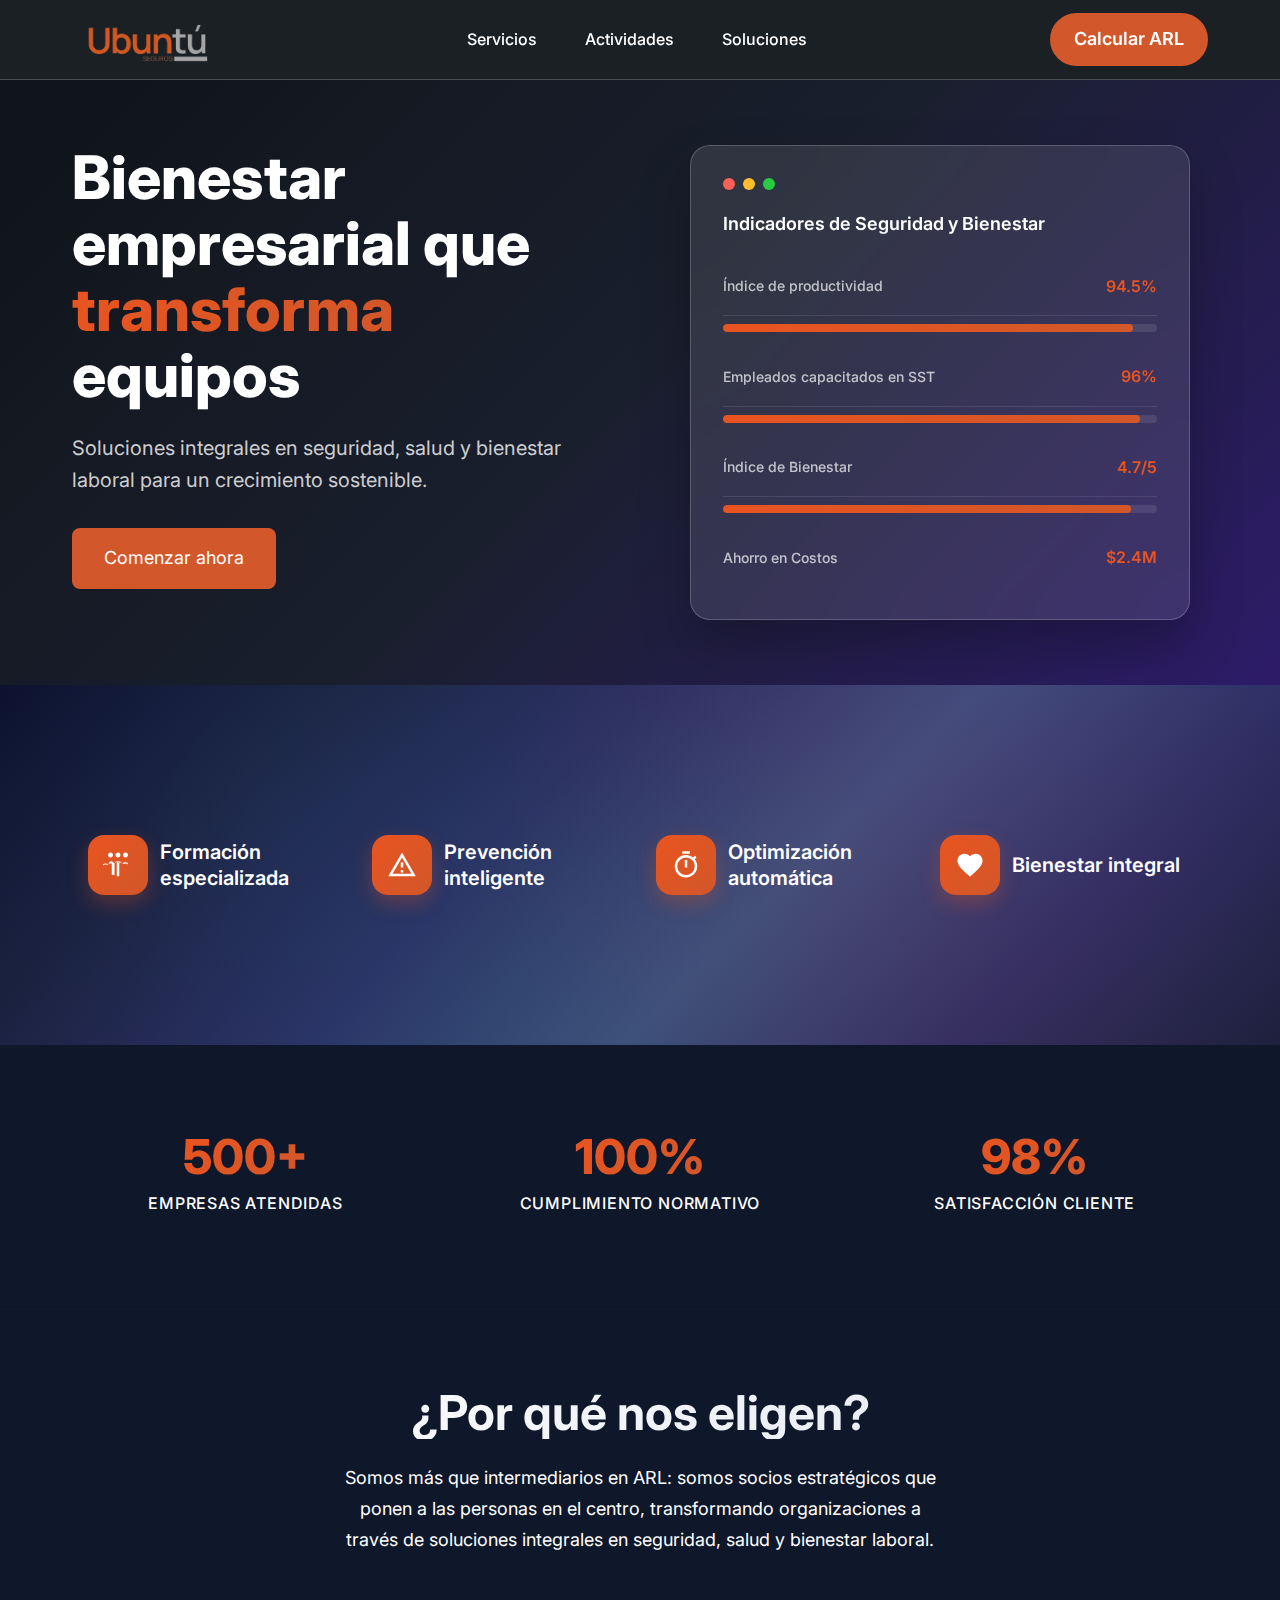
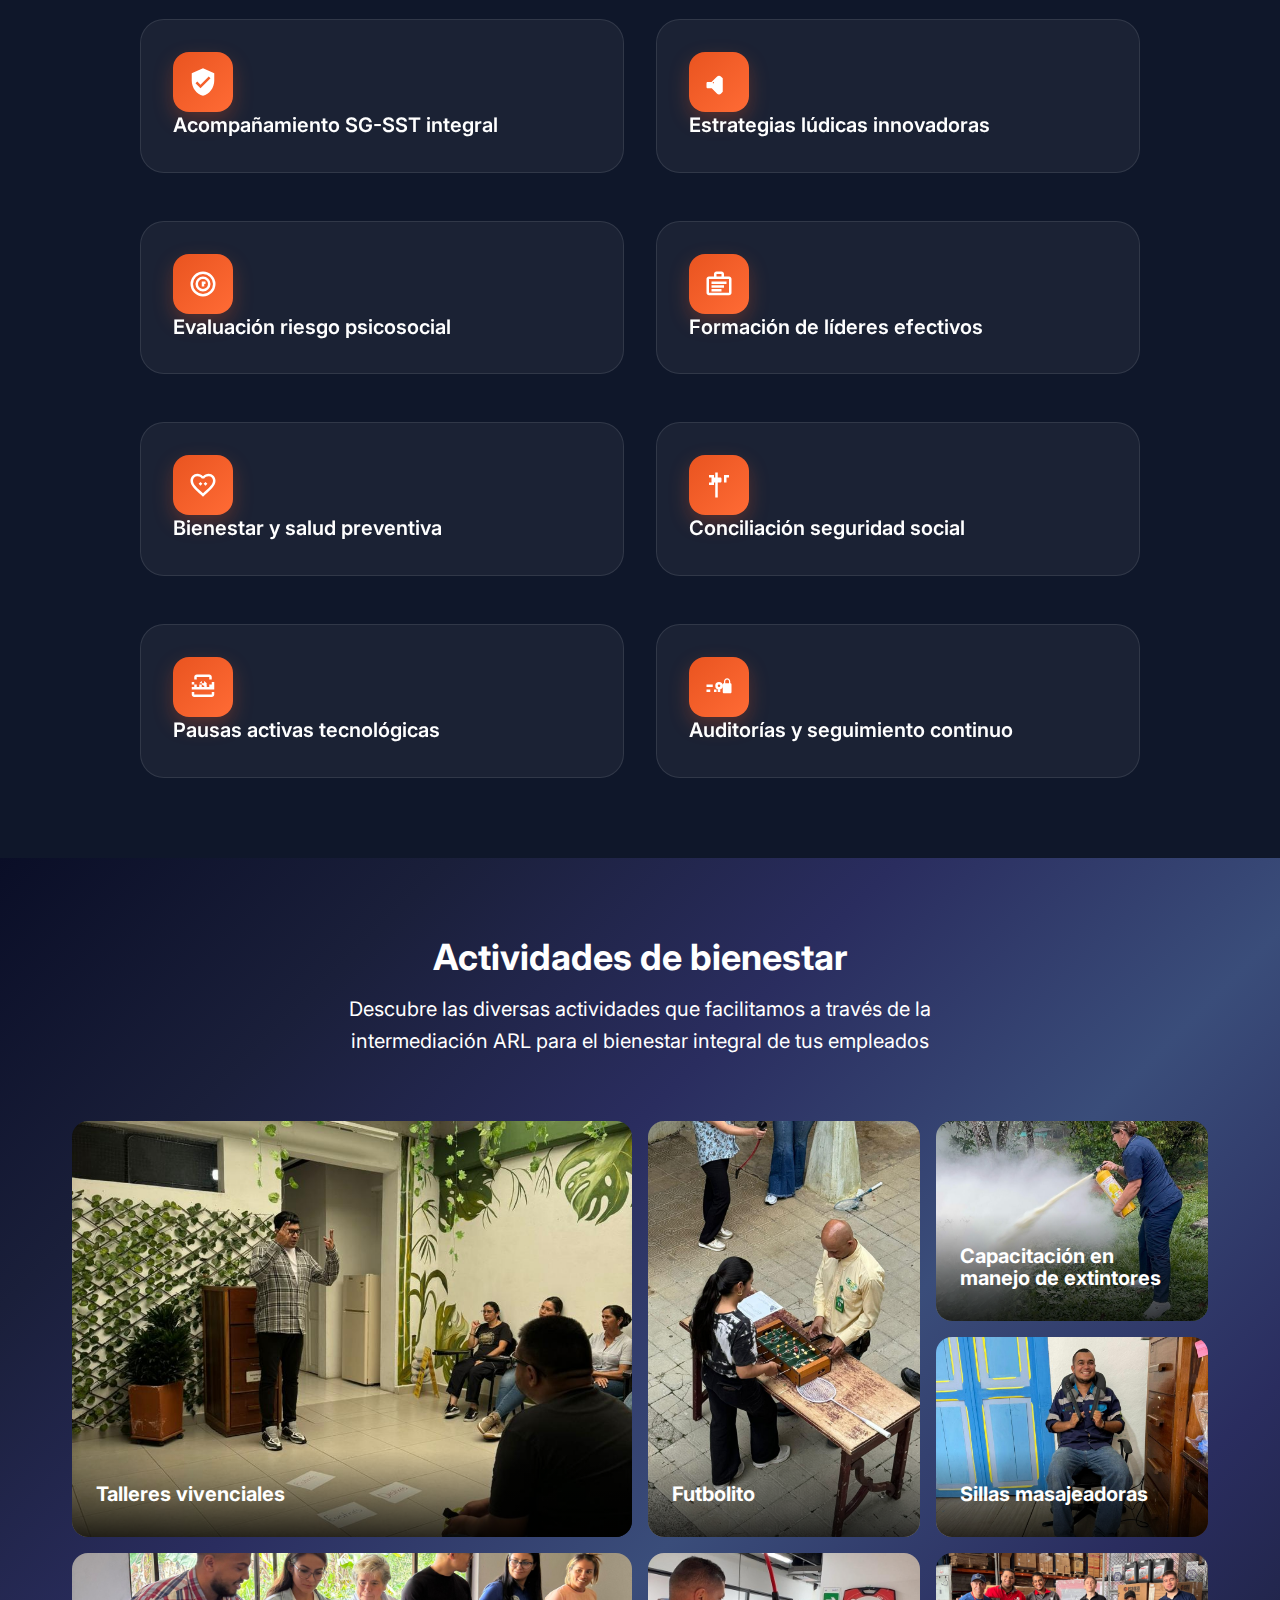
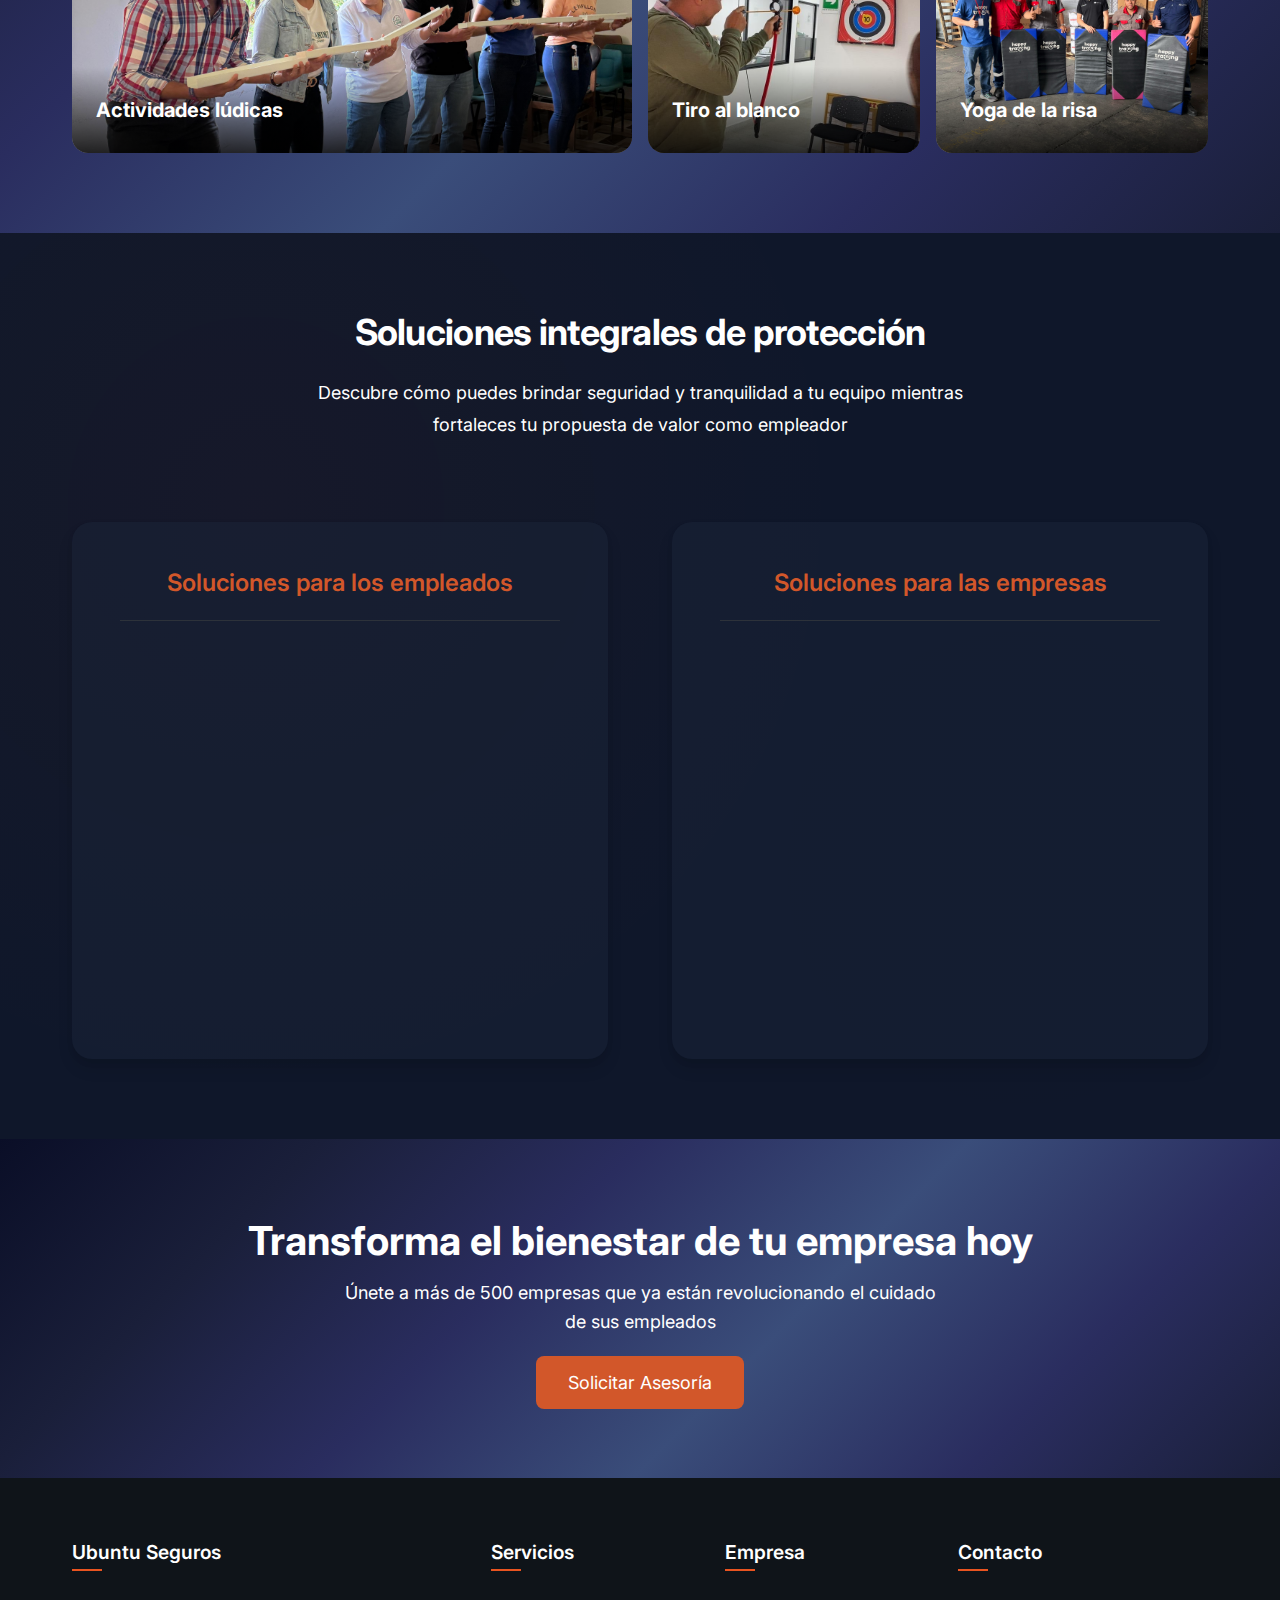
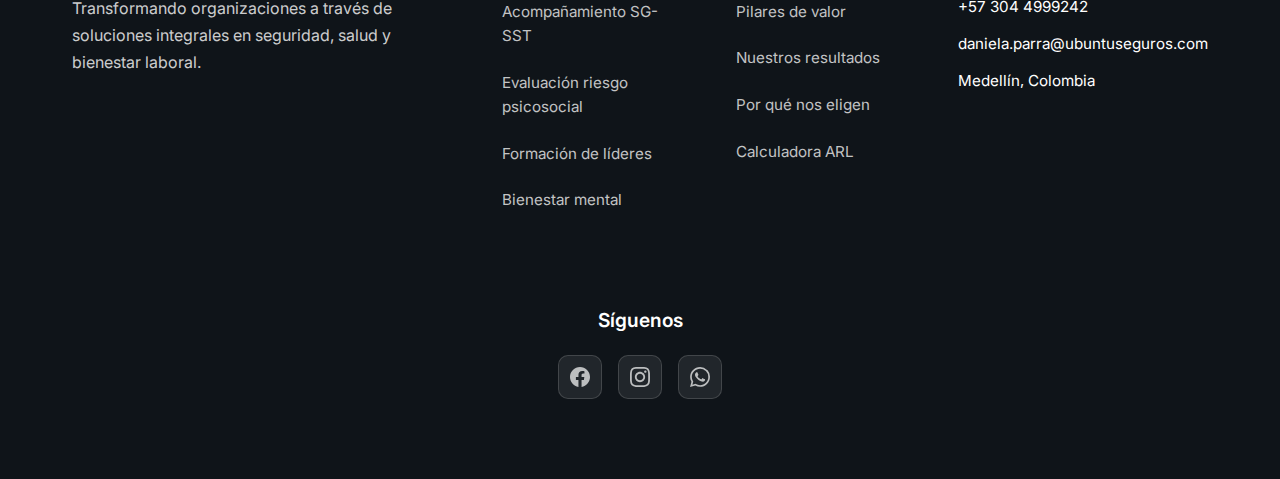
<file: index.html>
<!DOCTYPE html>
<html lang="es">

<head>
    <meta charset="UTF-8">
    <meta name="viewport" content="width=device-width, initial-scale=1.0">
    <title>Ubuntu Seguros - Bienestar Empresarial</title>
    <link rel="icon" href="assets/images/logos/logo.png" />

    <!-- CSS Imports -->
    <link rel="stylesheet" href="assets/css/utils/reset.css">
    <link rel="stylesheet" href="assets/css/utils/variables.css">
    <link rel="stylesheet" href="assets/css/main.css">
    <link rel="stylesheet" href="assets/css/components/header.css">
    <link rel="stylesheet" href="assets/css/components/hero.css">
    <link rel="stylesheet" href="assets/css/components/pilares-section.css">
    <link rel="stylesheet" href="assets/css/components/stats.css">
    <link rel="stylesheet" href="assets/css/components/services.css">
    <link rel="stylesheet" href="assets/css/components/companies.css">
    <link rel="stylesheet" href="assets/css/components/features.css">
    <link rel="stylesheet" href="assets/css/components/services-high.css">
    <link rel="stylesheet" href="assets/css/components/wellness-activities.css">
    <link rel="stylesheet" href="assets/css/components/cta.css">
    <link rel="stylesheet" href="assets/css/components/footer.css">
    <!-- <link rel="stylesheet" href="assets/css/utils/animations.css">
    <link rel="stylesheet" href="assets/css/utils/responsive.css"> -->

    <!-- Preconnect for performance -->
    <link rel="preconnect" href="https://fonts.googleapis.com">
    <link rel="preconnect" href="https://fonts.gstatic.com" crossorigin>
    <link href="https://fonts.googleapis.com/css2?family=Inter:wght@300;400;500;600;700;800&display=swap"
        rel="stylesheet">
</head>

<body>
    <!-- Header Actualizado con Logo -->
    <header class="header" id="header">
        <nav class="nav">
            <div class="logo-container">
                <img src="assets/images/logos/logoSinCirculo.png" alt="Ubuntu Seguros" class="logo-image">
            </div>
            <ul class="nav-links">
                <li><a href="#features">Servicios</a></li>
                <li><a href="#actividades">Actividades</a></li>
                <li><a href="#soluciones">Soluciones</a></li>
                <!-- <li><a href="#contacto">Contacto</a></li> -->
            </ul>

            <!-- Mobile Menu Toggle Button -->
            <button class="mobile-menu-toggle" id="mobile-menu-toggle">
                <div class="hamburger">
                    <span class="line line1"></span>
                    <span class="line line2"></span>
                    <span class="line line3"></span>
                </div>
            </button>

            <a href="/assets/components/calculadora-arl.html" id="header-cta" class="btn-primary cta-button">Calcular ARL</a>
        </nav>

        <!-- Mobile Navigation Menu -->
        <div class="mobile-menu" id="mobile-menu">
            <div class="mobile-menu-content">
                <ul class="mobile-nav-links">
                    <li><a href="#servicios" class="mobile-nav-link">
                            <span class="mobile-nav-icon">🏥</span>
                            <span class="mobile-nav-text">Servicios</span>
                        </a></li>
                    <li><a href="#empresas" class="mobile-nav-link">
                            <span class="mobile-nav-icon">🏢</span>
                            <span class="mobile-nav-text">Empresas</span>
                        </a></li>
                    <li><a href="#actividades" class="mobile-nav-link">
                            <span class="mobile-nav-icon">🧘</span>
                            <span class="mobile-nav-text">Actividades</span>
                        </a></li>
                    <li><a href="#contacto" class="mobile-nav-link">
                            <span class="mobile-nav-icon">📧</span>
                            <span class="mobile-nav-text">Contacto</span>
                        </a></li>
                </ul>

                <div class="mobile-cta-container">
                    <a href="/assets/components/calculadora-arl.html" class="mobile-cta-button">
                        <span class="mobile-cta-icon">🧮</span>
                        Calcular ARL
                    </a>
                </div>
            </div>
        </div>
    </header>

    <!-- Hero Section -->
    <section class="hero" id="hero">
        <div class="hero-content">
            <div class="hero-text">
                <h1>Bienestar empresarial que <span class="highlight">transforma</span> equipos</h1>
                <p>Soluciones integrales en seguridad, salud y bienestar laboral para un crecimiento sostenible.</p>
                <div class="hero-buttons">
                    <a href="https://api.whatsapp.com/send?phone=573053230642" class="btn-primary" id="hero-primary-cta" target="_blank" rel="noopener noreferrer">Comenzar ahora</a>
                </div>
            </div>
            <div class="hero-visual">
                <div class="dashboard-mockup">
                    <div class="dashboard-header">
                        <div class="dashboard-dot"></div>
                        <div class="dashboard-dot"></div>
                        <div class="dashboard-dot"></div>
                    </div>
                    <div class="dashboard-content">
                        <h4>Indicadores de Seguridad y Bienestar</h4>

                        <!-- Métrica 1: Índice Productividad -->
                        <div class="progress-section">
                            <div class="metric-row">
                                <span class="metric-label">Índice de productividad</span>
                                <span class="metric-value">94.5%</span>
                            </div>
                            <div class="progress-bar">
                                <div class="progress-fill" data-progress="94.5" style="--progress-width: 94.5%;"></div>
                            </div>
                        </div>

                        <!-- Métrica 2: Empleados Capacitados -->
                        <div class="progress-section">
                            <div class="metric-row">
                                <span class="metric-label">Empleados capacitados en SST</span>
                                <span class="metric-value">96%</span>
                            </div>
                            <div class="progress-bar">
                                <div class="progress-fill" data-progress="96" style="--progress-width: 96%;"></div>
                            </div>
                        </div>

                        <!-- Métrica 3: Índice de Bienestar -->
                        <div class="progress-section">
                            <div class="metric-row">
                                <span class="metric-label">Índice de Bienestar</span>
                                <span class="metric-value">4.7/5</span>
                            </div>
                            <div class="progress-bar">
                                <div class="progress-fill" data-progress="94" style="--progress-width: 94%;"></div>
                            </div>
                        </div>

                        <!-- Métrica 4: Ahorro en Costos (sin barra) -->
                        <div class="metric-row">
                            <span class="metric-label">Ahorro en Costos</span>
                            <span class="metric-value">$2.4M</span>
                        </div>

                        <!-- Chart placeholder -->
                        <!-- <div class="chart-placeholder">
                            <div class="chart-line"></div>
                        </div> -->
                    </div>
                </div>
            </div>
        </div>
    </section>

    <!-- Pillars Section - Agregar después del Hero -->
    <section class="pillars-section" id="pillars">
        <div class="container">
            <div class="pillars-container">
                <!-- Desktop Accordion Layout -->
                <div class="pillars-accordion">
                    <div class="pillar-item" data-pillar="personas">
                        <div class="pillar-header" tabindex="0">
                            <div class="pillar-left">
                                <div class="pillar-icon">
                                    <svg fill="currentColor" viewBox="0 0 24 24">
                                        <path
                                            d="M16 4c0-1.11.89-2 2-2s2 .89 2 2-.89 2-2 2-2-.89-2-2zM4 4c0-1.11.89-2 2-2s2 .89 2 2-.89 2-2 2-2-.89-2-2zM10 4c0-1.11.89-2 2-2s2 .89 2 2-.89 2-2 2-2-.89-2-2zM15.39 10.56C16.71 9.7 18.53 9.55 20 10.4v1.15c-.94-.85-2.24-.85-3.61-.26-.75-1.09-2.26-1.53-3.39-.97v10.68H11V11c0-1.1.9-2 2-2s2 .9 2 2v-.44zM8.61 10.56c1.32-.86 3.14-1.01 4.61-.16V11c0-1.1-.9-2-2-2s-2 .9-2 2v9H7V10.98c-1.13-.56-2.64-.12-3.39.97C2.24 11.55.94 11.55 0 12.4V11.25c1.47-.85 3.29-.7 4.61.44V11c0-1.1.9-2 2-2s2 .9 2 2v-.44z" />
                                    </svg>
                                </div>
                                <h3 class="pillar-title">Formación especializada</h3>
                            </div>
                            <svg class="pillar-arrow" fill="currentColor" viewBox="0 0 24 24">
                                <path d="M7.41 8.58L12 13.17l4.59-4.59L18 10l-6 6-6-6 1.41-1.42z" />
                            </svg>
                        </div>
                        <div class="pillar-description">
                            Capacita grupos de apoyo SST y desarrolla líderes en seguridad laboral.
                        </div>
                    </div>

                    <div class="pillar-item" data-pillar="riesgo">
                        <div class="pillar-header" tabindex="0">
                            <div class="pillar-left">
                                <div class="pillar-icon">
                                    <svg fill="currentColor" viewBox="0 0 24 24">
                                        <path
                                            d="M12 2L1 21h22L12 2zm0 3.99L19.53 19H4.47L12 5.99zM11 16h2v2h-2zm0-6h2v4h-2z" />
                                    </svg>
                                </div>
                                <h3 class="pillar-title">Prevención inteligente</h3>
                            </div>
                            <svg class="pillar-arrow" fill="currentColor" viewBox="0 0 24 24">
                                <path d="M7.41 8.58L12 13.17l4.59-4.59L18 10l-6 6-6-6 1.41-1.42z" />
                            </svg>
                        </div>
                        <div class="pillar-description">
                            Detecta amenazas antes de que impacten, sin esperar a que ocurran incidentes.
                        </div>
                    </div>

                    <div class="pillar-item" data-pillar="tiempo">
                        <div class="pillar-header" tabindex="0">
                            <div class="pillar-left">
                                <div class="pillar-icon">
                                    <svg fill="currentColor" viewBox="0 0 24 24">
                                        <path
                                            d="M15,1H9V3H15M11,14H13V8H11M19.03,7.39L20.45,5.97C20,5.46 19.55,5 19.04,4.56L17.62,6C16.07,4.74 14.12,4 12,4A9,9 0 0,0 3,13A9,9 0 0,0 12,22C17,22 21,17.97 21,13C21,10.88 20.26,8.93 19.03,7.39M12,20A7,7 0 0,1 5,13A7,7 0 0,1 12,6A7,7 0 0,1 19,13A7,7 0 0,1 12,20Z" />
                                    </svg>
                                </div>
                                <h3 class="pillar-title">Optimización automática</h3>
                            </div>
                            <svg class="pillar-arrow" fill="currentColor" viewBox="0 0 24 24">
                                <path d="M7.41 8.58L12 13.17l4.59-4.59L18 10l-6 6-6-6 1.41-1.42z" />
                            </svg>
                        </div>
                        <div class="pillar-description">
                            Reduce trámites administrativos y acelera procesos sin complicaciones.
                        </div>
                    </div>

                    <div class="pillar-item" data-pillar="bienestar">
                        <div class="pillar-header" tabindex="0">
                            <div class="pillar-left">
                                <div class="pillar-icon">
                                    <svg fill="currentColor" viewBox="0 0 24 24">
                                        <path
                                            d="M12,21.35L10.55,20.03C5.4,15.36 2,12.27 2,8.5 2,5.41 4.42,3 7.5,3c1.74,0 3.41,0.81 4.5,2.08C13.09,3.81 14.76,3 16.5,3 19.58,3 22,5.41 22,8.5c0,3.77-3.4,6.86-8.55,11.53L12,21.35Z" />
                                    </svg>
                                </div>
                                <h3 class="pillar-title"> Bienestar integral</h3>
                            </div>
                            <svg class="pillar-arrow" fill="currentColor" viewBox="0 0 24 24">
                                <path d="M7.41 8.58L12 13.17l4.59-4.59L18 10l-6 6-6-6 1.41-1.42z" />
                            </svg>
                        </div>
                        <div class="pillar-description">
                            Facilita actividades de bienestar a través de la intermediación ARL cuando las necesites.
                        </div>
                    </div>
                </div>

                <!-- Mobile Grid Layout -->
                <div class="pillars-grid" style="display: none;">
                    <div class="pillar-item">
                        <div class="pillar-header">
                            <div class="pillar-left">
                                <div class="pillar-icon">
                                    <svg fill="currentColor" viewBox="0 0 24 24">
                                        <path
                                            d="M16 4c0-1.11.89-2 2-2s2 .89 2 2-.89 2-2 2-2-.89-2-2zM4 4c0-1.11.89-2 2-2s2 .89 2 2-.89 2-2 2-2-.89-2-2zM10 4c0-1.11.89-2 2-2s2 .89 2 2-.89 2-2 2-2-.89-2-2zM15.39 10.56C16.71 9.7 18.53 9.55 20 10.4v1.15c-.94-.85-2.24-.85-3.61-.26-.75-1.09-2.26-1.53-3.39-.97v10.68H11V11c0-1.1.9-2 2-2s2 .9 2 2v-.44zM8.61 10.56c1.32-.86 3.14-1.01 4.61-.16V11c0-1.1-.9-2-2-2s-2 .9-2 2v9H7V10.98c-1.13-.56-2.64-.12-3.39.97C2.24 11.55.94 11.55 0 12.4V11.25c1.47-.85 3.29-.7 4.61.44V11c0-1.1.9-2 2-2s2 .9 2 2v-.44z" />
                                    </svg>
                                </div>
                                <h3 class="pillar-title">Personas</h3>
                            </div>
                        </div>
                        <div class="pillar-description">
                            Invertir en el desarrollo del talento humano aumenta la productividad hasta un 40% y reduce
                            la rotación de personal en un 65%, generando ahorros significativos en procesos de selección
                            y capacitación mientras construyes equipos más comprometidos y eficientes.
                        </div>
                    </div>

                    <div class="pillar-item">
                        <div class="pillar-header">
                            <div class="pillar-left">
                                <div class="pillar-icon">
                                    <svg fill="currentColor" viewBox="0 0 24 24">
                                        <path
                                            d="M12 2L1 21h22L12 2zm0 3.99L19.53 19H4.47L12 5.99zM11 16h2v2h-2zm0-6h2v4h-2z" />
                                    </svg>
                                </div>
                                <h3 class="pillar-title">Riesgo</h3>
                            </div>
                        </div>
                        <div class="pillar-description">
                            La gestión proactiva de riesgos previene pérdidas operativas y reduce costos de seguros
                            hasta un 30%. Protegemos tu capital de trabajo, garantizamos continuidad operativa y
                            fortalecemos la confianza de inversores y stakeholders en tu organización.
                        </div>
                    </div>

                    <div class="pillar-item">
                        <div class="pillar-header">
                            <div class="pillar-left">
                                <div class="pillar-icon">
                                    <svg fill="currentColor" viewBox="0 0 24 24">
                                        <path
                                            d="M15,1H9V3H15M11,14H13V8H11M19.03,7.39L20.45,5.97C20,5.46 19.55,5 19.04,4.56L17.62,6C16.07,4.74 14.12,4 12,4A9,9 0 0,0 3,13A9,9 0 0,0 12,22C17,22 21,17.97 21,13C21,10.88 20.26,8.93 19.03,7.39M12,20A7,7 0 0,1 5,13A7,7 0 0,1 12,6A7,7 0 0,1 19,13A7,7 0 0,1 12,20Z" />
                                    </svg>
                                </div>
                                <h3 class="pillar-title">Tiempo</h3>
                            </div>
                        </div>
                        <div class="pillar-description">
                            Optimizamos tus procesos para liberar tiempo valioso que puedes reinvertir en crecimiento
                            estratégico. Nuestras soluciones ágiles reducen tiempos administrativos en 50%,
                            permitiéndote enfocar recursos en actividades que generen mayor valor agregado y
                            rentabilidad.
                        </div>
                    </div>

                    <div class="pillar-item">
                        <div class="pillar-header">
                            <div class="pillar-left">
                                <div class="pillar-icon">
                                    <svg fill="currentColor" viewBox="0 0 24 24">
                                        <path
                                            d="M12,21.35L10.55,20.03C5.4,15.36 2,12.27 2,8.5 2,5.41 4.42,3 7.5,3c1.74,0 3.41,0.81 4.5,2.08C13.09,3.81 14.76,3 16.5,3 19.58,3 22,5.41 22,8.5c0,3.77-3.4,6.86-8.55,11.53L12,21.35Z" />
                                    </svg>
                                </div>
                                <h3 class="pillar-title">Bienestar</h3>
                            </div>
                        </div>
                        <div class="pillar-description">
                            Empleados con bienestar integral son 31% más productivos y generan 37% más ventas. Reducimos
                            el ausentismo laboral, mejoramos el clima organizacional y posicionamos tu marca como
                            empleador de elección, atrayendo y reteniendo el mejor talento del mercado.
                        </div>
                    </div>
                </div>
            </div>
        </div>
    </section>

    <section class="stats-section" id="estadisticas">
        <div class="stats-container">
            <div class="stats-grid">
                <div class="stat-item">
                    <div class="stat-number">500+</div>
                    <div class="stat-label">Empresas Atendidas</div>
                </div>
                <div class="stat-item">
                    <div class="stat-number">100%</div>
                    <div class="stat-label">Cumplimiento normativo</div>
                </div>
                <div class="stat-item">
                    <div class="stat-number">98%</div>
                    <div class="stat-label">Satisfacción Cliente</div>
                </div>
            </div>
        </div>
    </section>

    <!-- Companies Section -->
    <!-- <section class="companies" id="empresas">
        <div class="container">
            <div class="section-header">
                <h2>Empresas que confían en nosotros</h2>
            </div>
            <div class="companies-scroll">
                <div class="companies-track" id="companies-track">
                    
                </div>
            </div>
        </div>
    </section> -->

    <!-- Features Section -->
    <section class="features" id="features">
        <div class="container">
            <div class="section-header">
                <h2>¿Por qué nos eligen?</h2>
                <p>Somos más que intermediarios en ARL: somos socios estratégicos que ponen a las personas en el centro,
                    transformando organizaciones a través de soluciones integrales en seguridad, salud y bienestar
                    laboral.</p>
            </div>
            <div class="services-highlight">
                <div class="services-list">
                    <div class="service-item">
                        <div class="service-icon">
                            <svg viewBox="0 0 24 24">
                                <path
                                    d="M12,1L3,5V11C3,16.55 6.84,21.74 12,23C17.16,21.74 21,16.55 21,11V5L12,1M10,17L6,13L7.41,11.59L10,14.17L16.59,7.58L18,9L10,17Z" />
                            </svg>
                        </div>
                        <span class="service-text">Acompañamiento SG-SST integral</span>
                    </div>

                    <div class="service-item">
                        <div class="service-icon">
                            <svg viewBox="0 0 24 24">
                                <path
                                    d="M14.5,16L13.5,15H12V12.5H11V15C11,15.6 11.4,16 12,16H13.5L14.5,17V16M13,8.5A0.5,0.5 0 0,0 12.5,8A0.5,0.5 0 0,0 12,8.5A0.5,0.5 0 0,0 12.5,9A0.5,0.5 0 0,0 13,8.5M18,9H15L13.5,7.5C13.1,7.1 12.6,6.9 12,6.9S10.9,7.1 10.5,7.5L6,12H3C2.4,12 2,12.4 2,13V16C2,16.6 2.4,17 3,17H6.2L10.5,21.3C10.9,21.7 11.4,21.9 12,21.9S13.1,21.7 13.5,21.3L15,19.8V9H18M7,12.5A0.5,0.5 0 0,1 7.5,12A0.5,0.5 0 0,1 8,12.5A0.5,0.5 0 0,1 7.5,13A0.5,0.5 0 0,1 7,12.5Z" />
                            </svg>
                        </div>
                        <span class="service-text">Estrategias lúdicas innovadoras</span>
                    </div>

                    <div class="service-item">
                        <div class="service-icon">
                            <svg viewBox="0 0 24 24">
                                <path
                                    d="M12,2A10,10 0 0,0 2,12A10,10 0 0,0 12,22A10,10 0 0,0 22,12A10,10 0 0,0 12,2M12,4A8,8 0 0,1 20,12A8,8 0 0,1 12,20A8,8 0 0,1 4,12A8,8 0 0,1 12,4M12,6A6,6 0 0,0 6,12A6,6 0 0,0 12,18A6,6 0 0,0 18,12A6,6 0 0,0 12,6M12,8A4,4 0 0,1 16,12A4,4 0 0,1 12,16A4,4 0 0,1 8,12A4,4 0 0,1 12,8M11,10V14H13V12H14V10H11Z" />
                            </svg>
                        </div>
                        <span class="service-text">Evaluación riesgo psicosocial</span>
                    </div>

                    <div class="service-item">
                        <div class="service-icon">
                            <svg viewBox="0 0 24 24">
                                <path
                                    d="M20,6C20.58,6 21.05,6.2 21.42,6.59C21.8,7 22,7.45 22,8V19C22,19.55 21.8,20 21.42,20.41C21.05,20.8 20.58,21 20,21H4C3.42,21 2.95,20.8 2.58,20.41C2.2,20 2,19.55 2,19V8C2,7.45 2.2,7 2.58,6.59C2.95,6.2 3.42,6 4,6H8V4C8,3.42 8.2,2.95 8.58,2.58C8.95,2.2 9.42,2 10,2H14C14.58,2 15.05,2.2 15.42,2.58C15.8,2.95 16,3.42 16,4V6H20M4,8V19H20V8H4M10,4V6H14V4H10M6,10H18V12H6V10M6,13H16V15H6V13M6,16H14V18H6V16Z" />
                            </svg>
                        </div>
                        <span class="service-text">Formación de líderes efectivos</span>
                    </div>

                    <div class="service-item">
                        <div class="service-icon">
                            <svg viewBox="0 0 24 24">
                                <path
                                    d="M12,21.35L10.55,20.03C5.4,15.36 2,12.27 2,8.5C2,5.41 4.42,3 7.5,3C9.24,3 10.91,3.81 12,5.08C13.09,3.81 14.76,3 16.5,3C19.58,3 22,5.41 22,8.5C22,12.27 18.6,15.36 13.45,20.03L12,21.35M7.5,5C5.5,5 4,6.5 4,8.5C4,11.39 7.14,14.24 12,18.55C16.86,14.24 20,11.39 20,8.5C20,6.5 18.5,5 16.5,5C15.04,5 13.69,5.65 12.94,6.76H11.06C10.31,5.65 8.96,5 7.5,5M12.5,11L14,9.5L15.5,11L14,12.5L12.5,11M8.5,11L10,9.5L11.5,11L10,12.5L8.5,11Z" />
                            </svg>
                        </div>
                        <span class="service-text">Bienestar y salud preventiva</span>
                    </div>

                    <div class="service-item">
                        <div class="service-icon">
                            <svg viewBox="0 0 24 24">
                                <path
                                    d="M9,2V6H7C6.45,6 6,6.45 6,7V9C6,9.55 6.45,10 7,10H9V22H11V10H13C13.55,10 14,9.55 14,9V7C14,6.45 13.55,6 13,6H11V2H9M16,6V10H18V6H20V4H16V6M4,4V6H6V10H4V12H8V4H4Z" />
                            </svg>
                        </div>
                        <span class="service-text">Conciliación seguridad social</span>
                    </div>

                    <div class="service-item">
                        <div class="service-icon">
                            <svg viewBox="0 0 24 24">
                                <path
                                    d="M12,7C12.55,7 13,7.45 13,8C13,8.55 12.55,9 12,9C11.45,9 11,8.55 11,8C11,7.45 11.45,7 12,7M13,9H15L13.5,7.5C13.1,7.1 12.6,6.9 12,6.9S10.9,7.1 10.5,7.5L9,9H11C11,10.1 11.9,11 13,11S15,10.1 15,9H13M7,4H17V6H19V4C19,2.89 18.1,2 17,2H7C5.89,2 5,2.89 5,4V6H7V4M5,18V16H3V18C3,19.1 3.9,20 5,20H19C20.1,20 21,19.1 21,18V16H19V18H5M21,8H3V14H21V8M19,10H17V12H15V10H13V12H11V10H9V12H7V10H5V12H3V10H5V8H19V10Z" />
                            </svg>
                        </div>
                        <span class="service-text">Pausas activas tecnológicas</span>
                    </div>

                    <div class="service-item">
                        <div class="service-icon">
                            <svg viewBox="0 0 24 24">
                                <path
                                    d="M12,8A3,3 0 0,0 9,11A3,3 0 0,0 12,14A3,3 0 0,0 15,11A3,3 0 0,0 12,8M12,10A1,1 0 0,1 13,11A1,1 0 0,1 12,12A1,1 0 0,1 11,11A1,1 0 0,1 12,10M21,9V7.5C21,6.1 19.9,5 18.5,5C17.1,5 16,6.1 16,7.5V9C15.4,9 15,9.4 15,10V16C15,16.6 15.4,17 16,17H21C21.6,17 22,16.6 22,16V10C22,9.4 21.6,9 21,9M20,9H17V7.5C17,6.7 17.7,6 18.5,6C19.3,6 20,6.7 20,7.5V9M2,10V12H7V10H2M2,14V16H5V14H2M8,14V16H10V14H8M11,14V16H13V14H11Z" />
                            </svg>
                        </div>
                        <span class="service-text">Auditorías y seguimiento continuo</span>
                    </div>
                </div>
            </div>
        </div>
    </section>

    <section class="wellness-activities" id="actividades">
        <div class="container">
            <div class="section-header">
                <h2>Actividades de bienestar</h2>
                <p>Descubre las diversas actividades que facilitamos a través de la intermediación ARL para el bienestar integral de tus empleados</p>
            </div>
            
            <div class="activities-container">
                <!-- Desktop Collage View - Mantiene tu diseño actual -->
                <div class="activities-collage">
                    <div class="activity-item large" data-activity="yoga">
                        <div class="activity-overlay">
                            <h3>Talleres vivenciales</h3>
                            <!-- <p>Sesiones de relajación y equilibrio mental</p> -->
                        </div>
                    </div>
                    <div class="activity-item medium" data-activity="fitness">
                        <div class="activity-overlay">
                            <h3>Futbolito</h3>
                            <!-- <p>Rutinas adaptadas al entorno laboral</p> -->
                        </div>
                    </div>
                    <div class="activity-item small" data-activity="nutrition">
                        <div class="activity-overlay">
                            <h3>Capacitación en manejo de extintores</h3>
                            <!-- <p>Charlas y talleres de alimentación saludable</p> -->
                        </div>
                    </div>
                    <div class="activity-item small" data-activity="silla">
                        <div class="activity-overlay">
                            <h3>Sillas masajeadoras</h3>
                            <!-- <p>Cojín de masajes que ayudará a vibrar los puntos de acupuntura del cuerpo y circulación de la sangre.</p> -->
                        </div>
                    </div>
                    <div class="activity-item medium" data-activity="mental-health">
                        <div class="activity-overlay">
                            <h3>Actividades lúdicas</h3>
                            <!-- <p>Apoyo psicológico y manejo del estrés</p> -->
                        </div>
                    </div>
                    <div class="activity-item small" data-activity="ergonomics">
                        <div class="activity-overlay">
                            <h3>Tiro al blanco</h3>
                            <!-- <p>Prevención de lesiones laborales</p> -->
                        </div>
                    </div>
                    <div class="activity-item large" data-activity="team-building">
                        <div class="activity-overlay">
                            <h3>Yoga de la risa</h3>
                            <!-- <p>Actividades de integración y trabajo en equipo</p> -->
                        </div>
                    </div>
                </div>
    
                <!-- Mobile Carousel View - NUEVO CARRUSEL -->
                <div class="mobile-carousel-container">
                    <div class="carousel-wrapper" id="wellnessCarouselWrapper">
                        <!-- Slide 1: Yoga empresarial -->
                        <div class="carousel-slide active" data-activity="yoga">
                            <div class="slide-background"></div>
                            <div class="slide-content">
                                <h3>Talleres vivenciales</h3>
                                <!-- <p>Sesiones de relajación y equilibrio mental que ayudan a reducir el estrés laboral y mejorar la concentración de tu equipo</p> -->
                            </div>
                        </div>
    
                        <!-- Slide 2: Acondicionamiento físico -->
                        <div class="carousel-slide" data-activity="fitness">
                            <div class="slide-background"></div>
                            <div class="slide-content">
                                <h3>Futbolito</h3>
                                <!-- <p>Rutinas adaptadas al entorno laboral que fortalecen el cuerpo y aumentan la energía para un mejor rendimiento</p> -->
                            </div>
                        </div>
    
                        <!-- Slide 3: Nutrición -->
                        <div class="carousel-slide" data-activity="nutrition">
                            <div class="slide-background"></div>
                            <div class="slide-content">
                                <h3>Capacitación en manejo de extintores</h3>
                                <!-- <p>Charlas y talleres de alimentación saludable para promover hábitos nutricionales que mejoren la salud integral</p> -->
                            </div>
                        </div>
    
                        <!-- Slide 4: Silla masajeadora -->
                        <div class="carousel-slide" data-activity="silla">
                            <div class="slide-background"></div>
                            <div class="slide-content">
                                <h3>Sillas masajeadoras</h3>
                                <!-- <p>Masajes relajantes para el bienestar que alivian tensiones musculares y reducen el estrés físico</p> -->
                            </div>
                        </div>
    
                        <!-- Slide 5: Salud mental -->
                        <div class="carousel-slide" data-activity="mental-health">
                            <div class="slide-background"></div>
                            <div class="slide-content">
                                <h3>Actividades lúdicas</h3>
                                <!-- <p>Apoyo psicológico y manejo del estrés para mantener un equilibrio emocional saludable en el entorno laboral</p> -->
                            </div>
                        </div>
    
                        <!-- Slide 6: Ergonomía -->
                        <div class="carousel-slide" data-activity="ergonomics">
                            <div class="slide-background"></div>
                            <div class="slide-content">
                                <h3>Tiro al blanco</h3>
                                <!-- <p>Prevención de lesiones laborales mediante técnicas y posturas correctas que mejoran la salud ocupacional</p> -->
                            </div>
                        </div>
    
                        <!-- Slide 7: Team Building -->
                        <div class="carousel-slide" data-activity="team-building">
                            <div class="slide-background"></div>
                            <div class="slide-content">
                                <h3>Yoga de la risa</h3>
                                <!-- <p>Actividades de integración y trabajo en equipo que fortalecen las relaciones laborales y mejoran la comunicación</p> -->
                            </div>
                        </div>
                    </div>
    
                    <!-- Navigation buttons -->
                    <button class="carousel-nav prev" id="wellnessPrevBtn" aria-label="Anterior">‹</button>
                    <button class="carousel-nav next" id="wellnessNextBtn" aria-label="Siguiente">›</button>
    
                    <!-- Autoplay control
                    <button class="autoplay-control" id="wellnessAutoplayBtn" title="Pausar/Reanudar">⏸️</button> -->
    
                    <!-- Indicators -->
                    <div class="carousel-indicators" id="wellnessIndicators">
                        <button class="indicator active" data-slide="0"></button>
                        <button class="indicator" data-slide="1"></button>
                        <button class="indicator" data-slide="2"></button>
                        <button class="indicator" data-slide="3"></button>
                        <button class="indicator" data-slide="4"></button>
                        <button class="indicator" data-slide="5"></button>
                        <button class="indicator" data-slide="6"></button>
                    </div>
                </div>
    
                <!-- Mobile/Tablet Grid View - Tu código existente para tablets -->
                <div class="activities-grid" id="activities-grid">
                    <!-- Las actividades se cargarán dinámicamente aquí -->
                </div>
            </div>
        </div>
    </section>

    <!-- Benefits Grid Section -->
    <section class="benefits-grid" id="soluciones">
        <div class="container">
            <h2 class="section-title">Soluciones integrales de protección</h2>
            <p class="section-subtitle">Descubre cómo puedes brindar seguridad y tranquilidad a tu equipo mientras fortaleces tu propuesta de valor como empleador</p>
            
            <div class="benefits-container">
                <div class="benefits-column">
                    <h3>
                        Soluciones para los empleados
                    </h3>
                    <div class="benefit-card">Pólizas colectivas de vida</div>
                    <div class="benefit-card">Pólizas colectivas de salud</div>
                    <div class="benefit-card">Pólizas de accidentes personales</div>
                    <div class="benefit-card">Plan crédito protegido</div>
                </div>
                
                <div class="benefits-column">
                    <h3>
                        Soluciones para las empresas
                    </h3>
                    <div class="benefit-card">Pólizas contra incendio</div>
                    <div class="benefit-card">Pólizas multiriesgo</div>
                    <div class="benefit-card">Pólizas de responsabilidad civil</div>
                    <div class="benefit-card">Pólizas de cumplimiento</div>
                </div>
            </div>
        </div>
    </section>


    <!-- CTA Section -->
    <section class="cta-section" id="cta">
        <div class="container">
            <h2>Transforma el bienestar de tu empresa hoy</h2>
            <p>Únete a más de 500 empresas que ya están revolucionando el cuidado de sus empleados</p>
            <a href="https://api.whatsapp.com/send?phone=573053230642" class="btn-primary" id="main-cta" target="_blank" rel="noopener noreferrer">Solicitar Asesoría</a>
        </div>
    </section>

    <footer class="footer" id="contacto">
        <div class="container">
            <div class="footer-content">
                <!-- Company Section -->
                <div class="footer-section">
                    <h3>Ubuntu Seguros</h3>
                    <p>Transformando organizaciones a través de soluciones integrales en seguridad, salud y bienestar laboral.
                    </p>
                </div>

                <!-- Services Section -->
                <div class="footer-section">
                    <h3>Servicios</h3>
                    <p><a href="index.html#features">Acompañamiento SG-SST </a></p>
                    <p><a href="index.html#features">Evaluación riesgo psicosocial</a></p>
                    <p><a href="index.html#features">Formación de líderes</a></p>
                    <p><a href="index.html#features">Bienestar mental</a></p>
                </div>

                <!-- Company Section -->
                <div class="footer-section">
                    <h3>Empresa</h3>
                    <p><a href="#pillars">Pilares de valor</a></p>
                    <p><a href="#estadisticas">Nuestros resultados</a></p>
                    <p><a href="#features">Por qué nos eligen</a></p>
                    <p><a href="/assets/components/calculadora-arl.html">Calculadora ARL</a></p>
                </div>

                <!-- Contact Section -->
                <div class="footer-section">
                    <h3>Contacto</h3>
                    <p>+57 304 4999242</p>
                    <p>daniela.parra@ubuntuseguros.com</p>
                    <p>Medellín, Colombia</p>
                </div>

                <!-- Social Media -->
                <div class="social-media">
                    <h3 class="social-title">Síguenos</h3>
                    <div class="social-links">
                        <a href="#" class="social-link" aria-label="Facebook">
                            <svg fill="currentColor" viewBox="0 0 24 24">
                                <path
                                    d="M24 12.073c0-6.627-5.373-12-12-12s-12 5.373-12 12c0 5.99 4.388 10.954 10.125 11.854v-8.385H7.078v-3.47h3.047V9.43c0-3.007 1.792-4.669 4.533-4.669 1.312 0 2.686.235 2.686.235v2.953H15.83c-1.491 0-1.956.925-1.956 1.874v2.25h3.328l-.532 3.47h-2.796v8.385C19.612 23.027 24 18.062 24 12.073z" />
                            </svg>
                        </a>
                        <a href="https://www.instagram.com/ubuntu_seguros?igsh=MWwyeWwzOXVubHF2MQ==" class="social-link" aria-label="Instagram">
                            <svg fill="currentColor" viewBox="0 0 24 24">
                                <path
                                    d="M12 2.163c3.204 0 3.584.012 4.85.07 3.252.148 4.771 1.691 4.919 4.919.058 1.265.069 1.645.069 4.849 0 3.205-.012 3.584-.069 4.849-.149 3.225-1.664 4.771-4.919 4.919-1.266.058-1.644.07-4.85.07-3.204 0-3.584-.012-4.849-.07-3.26-.149-4.771-1.699-4.919-4.92-.058-1.265-.07-1.644-.07-4.849 0-3.204.013-3.583.07-4.849.149-3.227 1.664-4.771 4.919-4.919 1.266-.057 1.645-.069 4.849-.069zm0-2.163c-3.259 0-3.667.014-4.947.072-4.358.2-6.78 2.618-6.98 6.98-.059 1.281-.073 1.689-.073 4.948 0 3.259.014 3.668.072 4.948.2 4.358 2.618 6.78 6.98 6.98 1.281.058 1.689.072 4.948.072 3.259 0 3.668-.014 4.948-.072 4.354-.2 6.782-2.618 6.979-6.98.059-1.28.073-1.689.073-4.948 0-3.259-.014-3.667-.072-4.947-.196-4.354-2.617-6.78-6.979-6.98-1.281-.059-1.69-.073-4.949-.073zm0 5.838c-3.403 0-6.162 2.759-6.162 6.162s2.759 6.163 6.162 6.163 6.162-2.759 6.162-6.163c0-3.403-2.759-6.162-6.162-6.162zm0 10.162c-2.209 0-4-1.79-4-4 0-2.209 1.791-4 4-4s4 1.791 4 4c0 2.21-1.791 4-4 4zm6.406-11.845c-.796 0-1.441.645-1.441 1.44s.645 1.44 1.441 1.44c.795 0 1.439-.645 1.439-1.44s-.644-1.44-1.439-1.44z" />
                            </svg>
                        </a>
                        <a href="https://api.whatsapp.com/send?phone=573053230642&fbclid=PAT01DUANRJuBleHRuA2FlbQIxMAABp-eDmVCJ-Cmw-d_mY8HTlvssxxu5MiaMV_Ma_55pGK46ytgLKjHysRfd3JgB_aem_mgyEHoqJu-DC589vGPiFoQ" class="social-link" aria-label="WhatsApp">
                            <svg fill="currentColor" viewBox="0 0 24 24">
                                <path
                                    d="M17.472 14.382c-.297-.149-1.758-.867-2.03-.967-.273-.099-.471-.148-.67.15-.197.297-.767.966-.94 1.164-.173.199-.347.223-.644.075-.297-.15-1.255-.463-2.39-1.475-.883-.788-1.48-1.761-1.653-2.059-.173-.297-.018-.458.13-.606.134-.133.298-.347.446-.52.149-.174.198-.298.298-.497.099-.198.05-.371-.025-.52-.075-.149-.669-1.612-.916-2.207-.242-.579-.487-.5-.669-.51-.173-.008-.371-.01-.57-.01-.198 0-.52.074-.792.372-.272.297-1.04 1.016-1.04 2.479 0 1.462 1.065 2.875 1.213 3.074.149.198 2.096 3.2 5.077 4.487.709.306 1.262.489 1.694.625.712.227 1.36.195 1.871.118.571-.085 1.758-.719 2.006-1.413.248-.694.248-1.289.173-1.413-.074-.124-.272-.198-.57-.347m-5.421 7.403h-.004a9.87 9.87 0 01-5.031-1.378l-.361-.214-3.741.982.998-3.648-.235-.374a9.86 9.86 0 01-1.51-5.26c.001-5.45 4.436-9.884 9.888-9.884 2.64 0 5.122 1.03 6.988 2.898a9.825 9.825 0 012.893 6.994c-.003 5.45-4.437 9.884-9.885 9.884m8.413-18.297A11.815 11.815 0 0012.05 0C5.495 0 .16 5.335.157 11.892c0 2.096.547 4.142 1.588 5.945L.057 24l6.305-1.654a11.882 11.882 0 005.683 1.448h.005c6.554 0 11.89-5.335 11.893-11.893A11.821 11.821 0 0020.885 3.488" />
                            </svg>
                        </a>
                    </div>
                </div>
            </div>

            <!-- Footer Bottom -->
            <!-- <div class="footer-bottom">
                <p>&copy; 2024 Ubuntu Seguros. Todos los derechos reservados.</p>
            </div> -->
        </div>
    </footer>

    <!-- JavaScript Imports -->
    <script src="assets/js/components/navigation.js"></script>
    <script src="assets/js/components/wellness-activities.js"></script>
    <script src="assets/js/main.js"></script>
</body>

</html>
</file>
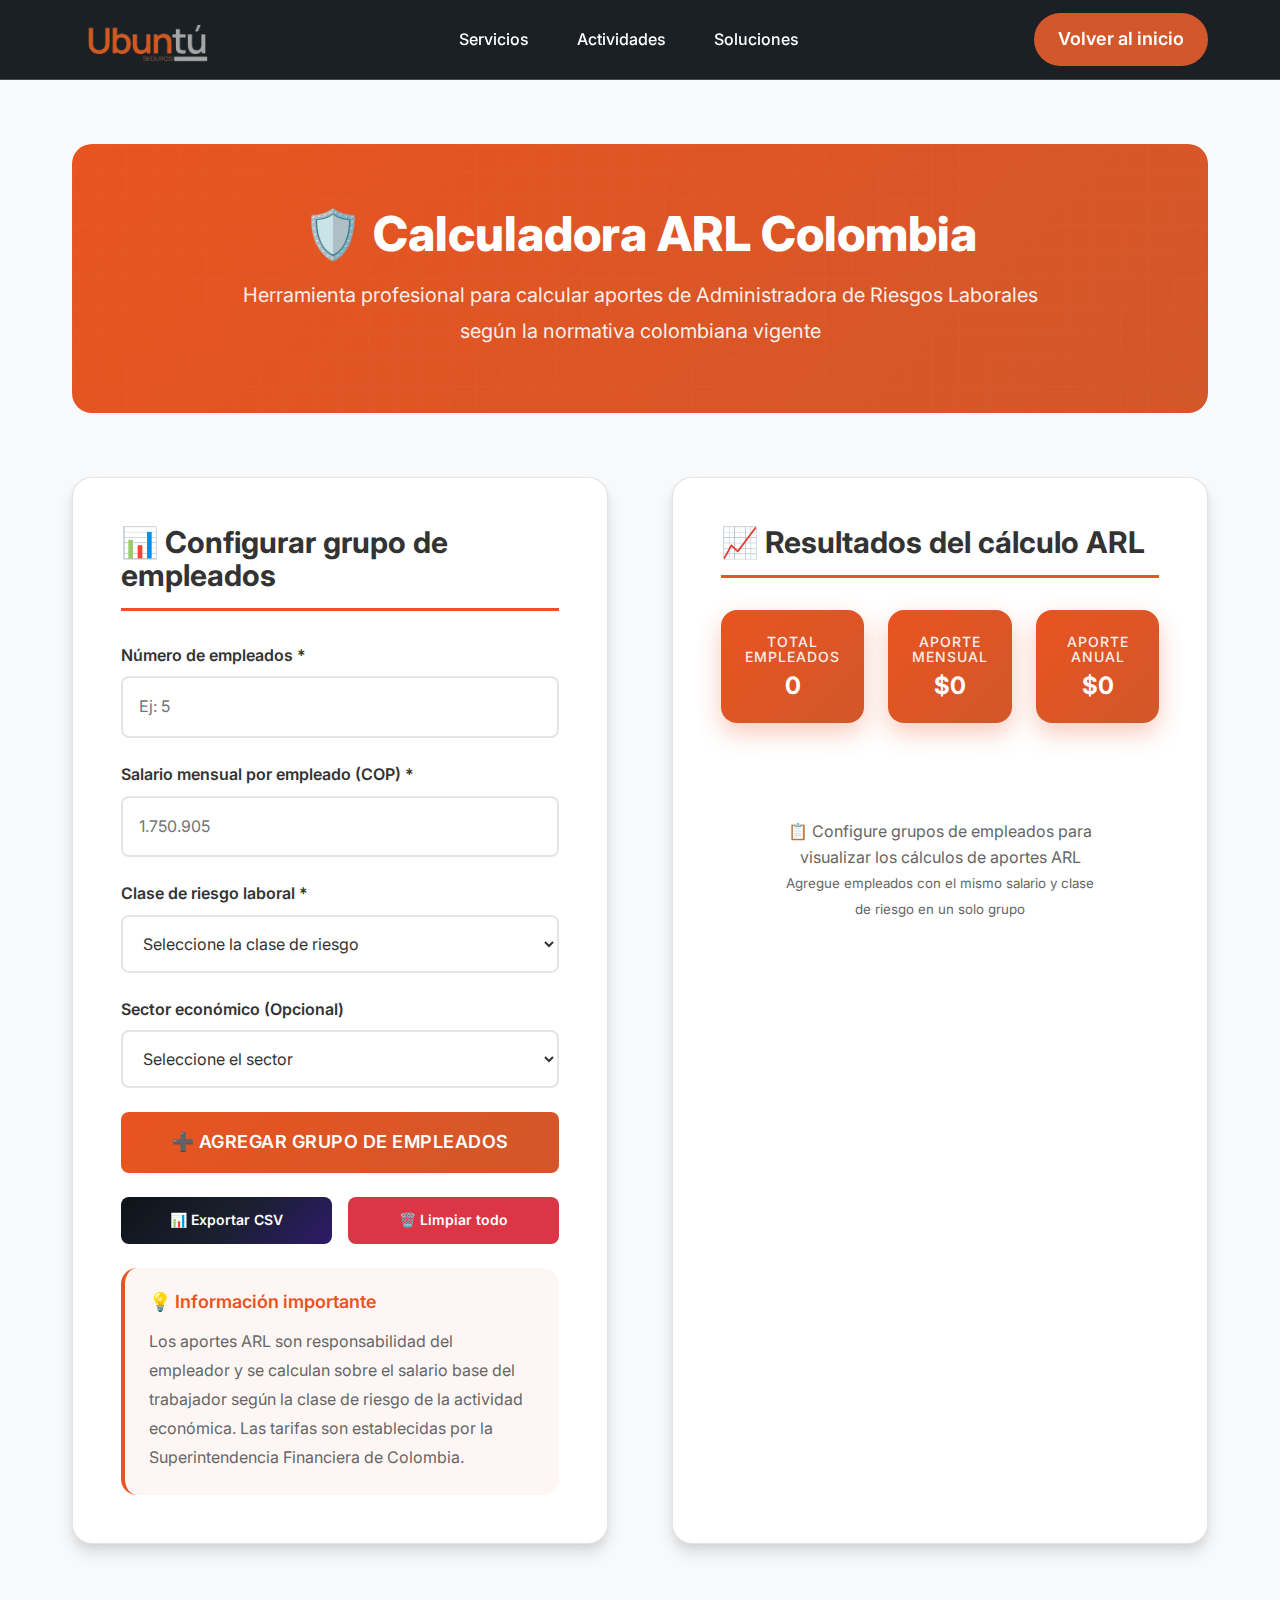
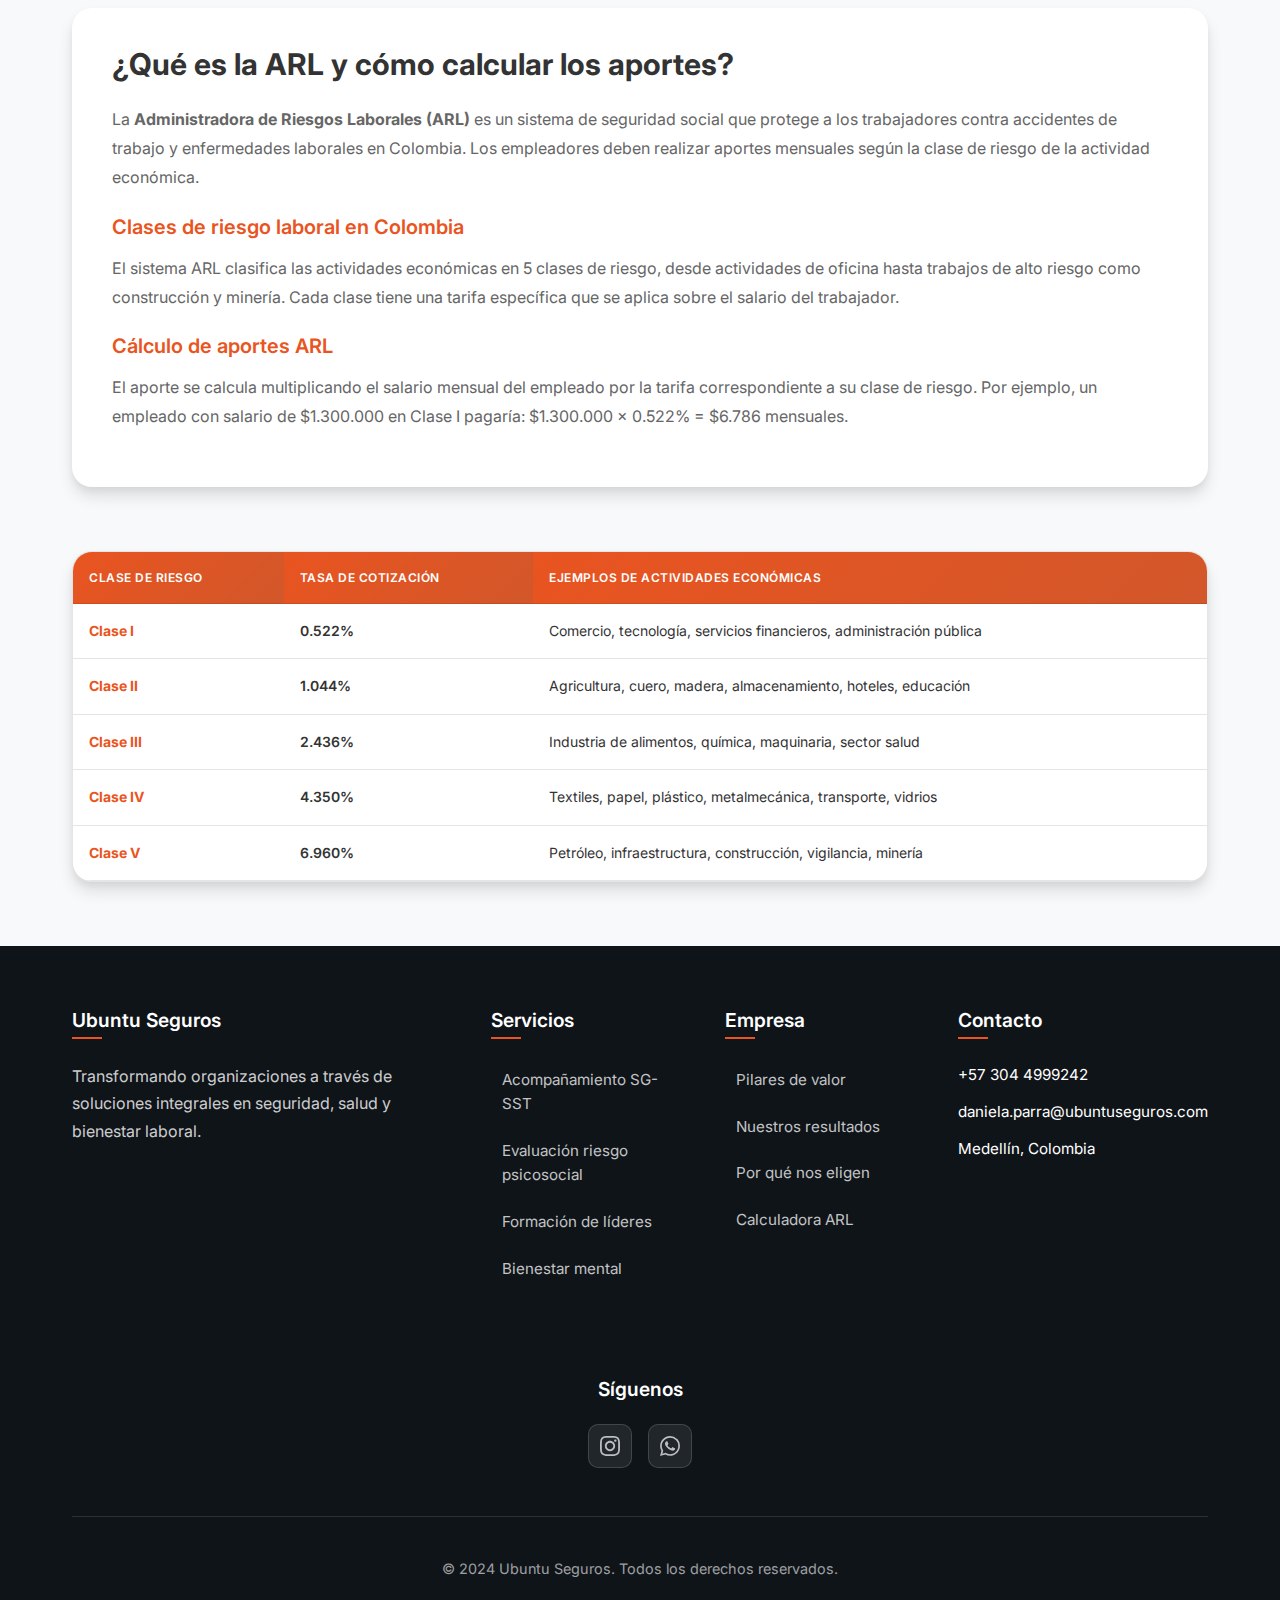
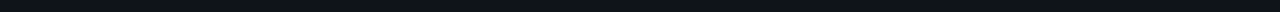
<file: calculadora-arl/index.html>
<!-- calculadora.html -->
<!DOCTYPE html>
<html lang="es">
<head>
    <meta charset="UTF-8">
    <meta name="viewport" content="width=device-width, initial-scale=1.0">
    <title>Calculadora ARL Colombia 2024 - Aportes Riesgos Laborales | Ubuntu Seguros</title>
    
    <!-- SEO Meta Tags -->
    <meta name="description" content="Calculadora gratuita de aportes ARL Colombia 2024. Calcula fácilmente las cotizaciones de Administradora de Riesgos Laborales según clase de riesgo y salarios. Herramienta oficial para empresas.">
    <meta name="keywords" content="calculadora ARL, aportes riesgos laborales, ARL Colombia, cotizaciones ARL 2024, clase riesgo laboral, seguros ARL, administradora riesgos laborales">
    <meta name="author" content="Ubuntu Seguros">
    <meta name="robots" content="index, follow">
    <meta name="language" content="Spanish">
    <meta name="geo.region" content="CO">
    <meta name="geo.country" content="Colombia">
    
    <!-- Open Graph / Facebook -->
    <meta property="og:type" content="website">
    <meta property="og:url" content="https://ubuntuseguros.com/calculadora-arl">
    <meta property="og:title" content="Calculadora ARL Colombia 2024 - Aportes Riesgos Laborales">
    <meta property="og:description" content="Herramienta gratuita para calcular aportes ARL según normativa colombiana. Calcula cotizaciones por clase de riesgo laboral de forma rápida y precisa.">
    <meta property="og:image" content="https://ubuntuseguros.com/images/calculadora-arl-og.jpg">
    <meta property="og:site_name" content="Ubuntu Seguros">
    <meta property="og:locale" content="es_CO">
    
    <!-- Twitter -->
    <meta property="twitter:card" content="summary_large_image">
    <meta property="twitter:url" content="https://ubuntuseguros.com/calculadora-arl">
    <meta property="twitter:title" content="Calculadora ARL Colombia 2024 - Ubuntu Seguros">
    <meta property="twitter:description" content="Calcula aportes ARL de forma gratuita según normativa colombiana. Herramienta profesional para empresas.">
    <meta property="twitter:image" content="https://ubuntuseguros.com/images/calculadora-arl-twitter.jpg">
    
    <!-- Canonical URL -->
    <link rel="icon" href="/assets/images/logos/logo.png" />
    <link rel="canonical" href="https://ubuntuseguros.com/calculadora-arl">
    
    <!-- Structured Data -->
    <script type="application/ld+json">
    {
        "@context": "https://schema.org",
        "@type": "WebApplication",
        "name": "Calculadora ARL Colombia",
        "description": "Calculadora gratuita de aportes ARL Colombia 2024 según normativa de riesgos laborales",
        "url": "https://ubuntuseguros.com/calculadora-arl",
        "applicationCategory": "FinanceApplication",
        "operatingSystem": "Web",
        "offers": {
            "@type": "Offer",
            "price": "0",
            "priceCurrency": "COP"
        },
        "provider": {
            "@type": "Organization",
            "name": "Ubuntu Seguros",
            "url": "https://ubuntuseguros.com"
        }
    }
    </script>
    
    <link rel="preconnect" href="https://fonts.googleapis.com">
    <link rel="preconnect" href="https://fonts.gstatic.com" crossorigin>
    <link href="https://fonts.googleapis.com/css2?family=Inter:wght@300;400;500;600;700;800&display=swap" rel="stylesheet" media="print" onload="this.media='all'">
    <noscript><link href="https://fonts.googleapis.com/css2?family=Inter:wght@300;400;500;600;700;800&display=swap" rel="stylesheet"></noscript>
    <!-- Favicon -->
    <link rel="icon" type="image/x-icon" href="/favicon.ico">
    <link rel="apple-touch-icon" sizes="180x180" href="/apple-touch-icon.png">
    
    <!-- CSS -->
    <link rel="stylesheet" href="/assets/css/utils/reset.css">
    <link rel="stylesheet" href="/assets/css/utils/variables.css">
    <link rel="stylesheet" href="/assets/css/main.css">
    <link rel="stylesheet" href="/assets/css/components/header.css">
    <link rel="stylesheet" href="/assets/css/components/footer.css">
    <link rel="stylesheet" href="/assets/css/components/calculadora-arl.css">
    
    <!-- Estilos críticos para el loader (inline para evitar FOUC) -->
    <style>
        /* Ocultar contenido principal inicialmente */
        body:not(.loaded) .main-content {
            opacity: 0;
            visibility: hidden;
        }
        
        body.loaded .main-content {
            opacity: 1;
            visibility: visible;
            transition: opacity 0.4s ease-in-out;
        }

        /* Loader de página */
        #page-loader {
            position: fixed;
            top: 0;
            left: 0;
            width: 100%;
            height: 100%;
            background: linear-gradient(135deg, #ffffff 0%, #f8f9fa 100%);
            display: flex;
            justify-content: center;
            align-items: center;
            z-index: 9999;
            transition: opacity 0.3s ease-out;
        }

        .loader-content {
            text-align: center;
            padding: 2rem;
        }

        .loader-logo {
            width: 80px;
            height: 80px;
            margin: 0 auto 1.5rem;
            animation: pulse 2s ease-in-out infinite;
        }

        .loader-spinner {
            width: 50px;
            height: 50px;
            border: 4px solid #f3f3f3;
            border-top: 4px solid #E95420;
            border-radius: 50%;
            animation: spin 1s linear infinite;
            margin: 0 auto 1.5rem;
        }

        @keyframes spin {
            0% { transform: rotate(0deg); }
            100% { transform: rotate(360deg); }
        }

        @keyframes pulse {
            0%, 100% { transform: scale(1); opacity: 1; }
            50% { transform: scale(1.05); opacity: 0.8; }
        }

        .loader-text {
            color: #333;
            font-size: 16px;
            font-weight: 500;
            font-family: 'Inter', -apple-system, BlinkMacSystemFont, sans-serif;
            margin-bottom: 0.5rem;
        }

        .loader-subtext {
            color: #6c757d;
            font-size: 13px;
            font-family: 'Inter', -apple-system, BlinkMacSystemFont, sans-serif;
        }
    </style>
</head>
<body>
    <!-- Page Loader -->
    <div id="page-loader">
        <div class="loader-content">
            <div class="loader-spinner"></div>
            <p class="loader-text">Cargando Calculadora ARL</p>
            <p class="loader-subtext">Por favor espere...</p>
        </div>
    </div>

    <!-- Skip to main content for accessibility -->
    <a href="#main-content" class="sr-only sr-only-focusable">Saltar al contenido principal</a>
    
    <!-- Header dinámico -->
    <div id="header-placeholder"></div>

    <!-- Main Content -->
    <main class="main-content" id="main-content">
        <div class="container">
            <!-- Page Header -->
            <header class="page-header">
                <h1>🛡️ Calculadora ARL Colombia</h1>
                <p>Herramienta profesional para calcular aportes de Administradora de Riesgos Laborales según la normativa colombiana vigente</p>
            </header>

            <!-- Calculator Container -->
            <div class="calculator-container">
                <!-- Form Section -->
                <section class="form-section">
                    <h2>📊 Configurar grupo de empleados</h2>
                    <form id="employeeGroupForm">
                        <div class="input-group">
                            <label for="employeeCount">Número de empleados *</label>
                            <input type="number" id="employeeCount" min="1" max="9999" placeholder="Ej: 5" required>
                        </div>

                        <div class="input-group">
                            <label for="salary">Salario mensual por empleado (COP) *</label>
                            <input type="text" id="salary" placeholder="1.750.905" required>
                        </div>

                        <div class="input-group">
                            <label for="riskClass">Clase de riesgo laboral *</label>
                            <select id="riskClass" required>
                                <option value="">Seleccione la clase de riesgo</option>
                                <option value="1">Clase I - Riesgo mínimo (0.522%)</option>
                                <option value="2">Clase II - Riesgo bajo (1.044%)</option>
                                <option value="3">Clase III - Riesgo medio (2.436%)</option>
                                <option value="4">Clase IV - Riesgo alto (4.350%)</option>
                                <option value="5">Clase V - Riesgo máximo (6.960%)</option>
                            </select>
                        </div>

                        <div class="input-group">
                            <label for="economicSector">Sector económico (Opcional)</label>
                            <select id="economicSector">
                                <option value="">Seleccione el sector</option>
                                <option value="comercio">Comercio, TIC, financiero, servicios</option>
                                <option value="agricultura">Agricultura, manufactura, educación</option>
                                <option value="alimentos">Alimentos, químicos, salud</option>
                                <option value="textiles">Textiles, metalmecánica, transporte</option>
                                <option value="petroleo">Petróleo, construcción, minería</option>
                            </select>
                        </div>

                        <button type="submit" class="calculate-btn">
                            ➕ Agregar grupo de empleados
                        </button>
                    </form>

                    <div class="loading" id="loading">
                        <div class="spinner"></div>
                        <p>Calculando aportes ARL...</p>
                    </div>

                    <div class="action-buttons">
                        <button type="button" class="action-btn export-btn" onclick="calculator.exportToCSV()">
                            📊 Exportar CSV
                        </button>
                        <button type="button" class="action-btn clear-btn" onclick="calculator.clearAllGroups()">
                            🗑️ Limpiar todo
                        </button>
                    </div>

                    <div class="info-section">
                        <h3>💡 Información importante</h3>
                        <p>Los aportes ARL son responsabilidad del empleador y se calculan sobre el salario base del trabajador según la clase de riesgo de la actividad económica. Las tarifas son establecidas por la Superintendencia Financiera de Colombia.</p>
                    </div>
                </section>

                <!-- Results Section -->
                <section class="results-section">
                    <h2>📈 Resultados del cálculo ARL</h2>
                    
                    <div class="summary-cards">
                        <div class="summary-card">
                            <h3>Total empleados</h3>
                            <div class="value" id="totalEmployees">0</div>
                        </div>
                        <div class="summary-card">
                            <h3>Aporte mensual</h3>
                            <div class="value" id="totalMonthly">$0</div>
                        </div>
                        <div class="summary-card">
                            <h3>Aporte anual</h3>
                            <div class="value" id="totalAnnual">$0</div>
                        </div>
                    </div>

                    <div class="employee-group-list" id="employeeGroupList">
                        <div style="text-align: center; color: var(--text-secondary); padding: var(--spacing-4xl);">
                            <p>📋 Configure grupos de empleados para visualizar los cálculos de aportes ARL</p>
                            <small>Agregue empleados con el mismo salario y clase de riesgo en un solo grupo</small>
                        </div>
                    </div>
                </section>
            </div>

            <!-- SEO Content Section -->
            <section class="info-content">
                <div class="content-card">
                    <h2>¿Qué es la ARL y cómo calcular los aportes?</h2>
                    <p>La <strong>Administradora de Riesgos Laborales (ARL)</strong> es un sistema de seguridad social que protege a los trabajadores contra accidentes de trabajo y enfermedades laborales en Colombia. Los empleadores deben realizar aportes mensuales según la clase de riesgo de la actividad económica.</p>
                    
                    <h3>Clases de riesgo laboral en Colombia</h3>
                    <p>El sistema ARL clasifica las actividades económicas en 5 clases de riesgo, desde actividades de oficina hasta trabajos de alto riesgo como construcción y minería. Cada clase tiene una tarifa específica que se aplica sobre el salario del trabajador.</p>
                    
                    <h3>Cálculo de aportes ARL</h3>
                    <p>El aporte se calcula multiplicando el salario mensual del empleado por la tarifa correspondiente a su clase de riesgo. Por ejemplo, un empleado con salario de $1.300.000 en Clase I pagaría: $1.300.000 × 0.522% = $6.786 mensuales.</p>
                </div>
            </section>

            <!-- Risk Table -->
            <section class="risk-table-container">
                <table class="risk-table">
                    <thead>
                        <tr>
                            <th>Clase de riesgo</th>
                            <th>Tasa de cotización</th>
                            <th>Ejemplos de actividades económicas</th>
                        </tr>
                    </thead>
                    <tbody>
                        <tr>
                            <td class="risk-class">Clase I</td>
                            <td class="risk-rate">0.522%</td>
                            <td>Comercio, tecnología, servicios financieros, administración pública</td>
                        </tr>
                        <tr>
                            <td class="risk-class">Clase II</td>
                            <td class="risk-rate">1.044%</td>
                            <td>Agricultura, cuero, madera, almacenamiento, hoteles, educación</td>
                        </tr>
                        <tr>
                            <td class="risk-class">Clase III</td>
                            <td class="risk-rate">2.436%</td>
                            <td>Industria de alimentos, química, maquinaria, sector salud</td>
                        </tr>
                        <tr>
                            <td class="risk-class">Clase IV</td>
                            <td class="risk-rate">4.350%</td>
                            <td>Textiles, papel, plástico, metalmecánica, transporte, vidrios</td>
                        </tr>
                        <tr>
                            <td class="risk-class">Clase V</td>
                            <td class="risk-rate">6.960%</td>
                            <td>Petróleo, infraestructura, construcción, vigilancia, minería</td>
                        </tr>
                    </tbody>
                </table>
            </section>
        </div>
    </main>

    <!-- Footer dinámico -->
    <div id="footer-placeholder"></div>

    <!-- JavaScript Imports - ORDEN CORRECTO -->
    <script src="/assets/js/components/navigation.js"></script>
    <script src="/assets/js/components/calculadora-arl.js" type="module"></script>
   
    <script type="module">
        import { LayoutLoader } from "/assets/js/components/layout-loader.js";
        LayoutLoader.init();
    </script>

    <!-- Analytics (replace with your tracking code) -->
    <script>
        // Google Analytics or similar tracking code would go here
        // gtag('config', 'GA_MEASUREMENT_ID');
    </script>
</body>
</html>
</file>
<file: assets/css/utils/variables.css>
/* ========================================
   CSS VARIABLES - Ubuntu Seguros
   ======================================== */

   :root {
    /* Colors */
    --primary-color: #E95420;
    --primary-light: #D2572A;
    --primary-dark: #D44414;
    
    --secondary-color: #0F1419;
    --secondary-light: #1A1F2E;
    --secondary-accent: #2D1B69;
    
    --text-primary: #333333;
    --text-secondary: #666666;
    --text-light: #999999;
    --text-white: #ffffff;
    --text-white-80: rgba(255, 255, 255, 0.8);
    --text-white-70: rgba(255, 255, 255, 0.7);
    
    --background-white: #ffffff;
    --background-light: #f8f9fa;
    --background-dark: #0F1419;
    
    --border-light: rgba(0, 0, 0, 0.1);
    --border-white: rgba(255, 255, 255, 0.2);
    
    /* Gradients */
    --gradient-primary: linear-gradient(135deg, var(--primary-color), var(--primary-light));
    --gradient-hero: linear-gradient(135deg, var(--secondary-color) 0%, var(--secondary-light) 50%, var(--secondary-accent) 100%);
    --gradient-features: linear-gradient(135deg, var(--secondary-color) 0%, var(--secondary-light) 100%);
    
    /* Typography */
    --font-family: 'Inter', -apple-system, BlinkMacSystemFont, 'Segoe UI', Roboto, sans-serif;
    --font-weight-light: 300;
    --font-weight-normal: 400;
    --font-weight-medium: 500;
    --font-weight-semibold: 600;
    --font-weight-bold: 700;
    --font-weight-extrabold: 800;
    
    --font-size-xs: 0.75rem;    /* 12px */
    --font-size-sm: 0.875rem;   /* 14px */
    --font-size-base: 1rem;     /* 16px */
    --font-size-lg: 1.125rem;   /* 18px */
    --font-size-xl: 1.25rem;    /* 20px */
    --font-size-2xl: 1.5rem;    /* 24px */
    --font-size-3xl: 1.875rem;  /* 30px */
    --font-size-4xl: 2.25rem;   /* 36px */
    --font-size-5xl: 3rem;      /* 48px */
    --font-size-6xl: 3.75rem;   /* 60px */
    
    --line-height-tight: 1.1;
    --line-height-normal: 1.6;
    --line-height-relaxed: 1.8;
    
    /* Spacing */
    --spacing-xs: 0.25rem;   /* 4px */
    --spacing-sm: 0.5rem;    /* 8px */
    --spacing-md: 0.75rem;   /* 12px */
    --spacing-base: 1rem;    /* 16px */
    --spacing-lg: 1.5rem;    /* 24px */
    --spacing-xl: 2rem;      /* 32px */
    --spacing-2xl: 2.5rem;   /* 40px */
    --spacing-3xl: 3rem;     /* 48px */
    --spacing-4xl: 4rem;     /* 64px */
    --spacing-5xl: 5rem;     /* 80px */
    
    /* Border Radius */
    --radius-sm: 0.25rem;    /* 4px */
    --radius-base: 0.375rem; /* 6px */
    --radius-md: 0.5rem;     /* 8px */
    --radius-lg: 0.75rem;    /* 12px */
    --radius-xl: 1rem;       /* 16px */
    --radius-2xl: 1.25rem;   /* 20px */
    --radius-full: 50rem;    /* 800px - essentially full */
    
    /* Shadows */
    --shadow-sm: 0 1px 2px rgba(0, 0, 0, 0.05);
    --shadow-base: 0 1px 3px rgba(0, 0, 0, 0.1), 0 1px 2px rgba(0, 0, 0, 0.06);
    --shadow-md: 0 4px 6px rgba(0, 0, 0, 0.07), 0 2px 4px rgba(0, 0, 0, 0.06);
    --shadow-lg: 0 10px 15px rgba(0, 0, 0, 0.1), 0 4px 6px rgba(0, 0, 0, 0.05);
    --shadow-xl: 0 20px 25px rgba(0, 0, 0, 0.1), 0 10px 10px rgba(0, 0, 0, 0.04);
    --shadow-2xl: 0 25px 50px rgba(0, 0, 0, 0.25);
    --shadow-primary: 0 10px 25px rgba(233, 84, 32, 0.3);
    --shadow-primary-lg: 0 15px 30px rgba(233, 84, 32, 0.4);
    
    /* Z-index */
    --z-dropdown: 1000;
    --z-sticky: 1020;
    --z-fixed: 1030;
    --z-modal-backdrop: 1040;
    --z-modal: 1050;
    --z-popover: 1060;
    --z-tooltip: 1070;
    
    /* Transitions */
    --transition-fast: 0.15s ease;
    --transition-base: 0.3s ease;
    --transition-slow: 0.5s ease;
    --transition-transform: transform var(--transition-base);
    --transition-colors: color var(--transition-base), background-color var(--transition-base), border-color var(--transition-base);
    --transition-shadow: box-shadow var(--transition-base);
    --transition-all: all var(--transition-base);
    
    /* Container */
    --container-max-width: 1200px;
    --container-padding: 2rem;
    
    /* Header */
    --header-height: 80px;
    
    /* Breakpoints (for JS usage) */
    --breakpoint-sm: 640px;
    --breakpoint-md: 768px;
    --breakpoint-lg: 1024px;
    --breakpoint-xl: 1280px;
    --breakpoint-2xl: 1536px;
}
</file>
<file: assets/css/main.css>
/* ========================================
   MAIN STYLES - Ubuntu Seguros
   ======================================== */

/* Base Typography */
h1, h2, h3, h4, h5, h6 {
    font-weight: var(--font-weight-bold);
    line-height: var(--line-height-tight);
    /* color: var(--text-primary); */
}

h1 {
    font-size: var(--font-size-5xl);
    font-weight: var(--font-weight-extrabold);
}

h2 {
    font-size: var(--font-size-4xl);
}

h3 {
    font-size: var(--font-size-3xl);
}

h4 {
    font-size: var(--font-size-2xl);
}

h5 {
    font-size: var(--font-size-xl);
}

h6 {
    font-size: var(--font-size-lg);
}

p {
    font-size: var(--font-size-base);
    line-height: var(--line-height-normal);
    /* color: var(--text-secondary); */
}

/* Container */
.container {
    max-width: var(--container-max-width);
    margin: 0 auto;
    padding: 0 var(--container-padding);
}

/* Section Headers */
.section-header {
    text-align: center;
    margin-bottom: var(--spacing-4xl);
}

.section-header h2 {
    font-size: var(--font-size-4xl);
    font-weight: var(--font-weight-bold);
    margin-bottom: var(--spacing-base);
}

.section-header p {
    font-size: var(--font-size-xl); 
    max-width: 600px;
    margin: 0 auto;
}

/* Button Base Styles */
.btn {
    display: inline-flex;
    align-items: center;
    justify-content: center;
    padding: var(--spacing-base) var(--spacing-xl);
    border-radius: var(--radius-full);
    font-weight: var(--font-weight-semibold);
    font-size: var(--font-size-base);
    text-decoration: none;
    border: none;
    cursor: pointer;
    transition: var(--transition-all);
    user-select: none;
}

.btn-primary {
    background: var(--primary-light);
    color: var(--text-white);
    border-radius: .5rem;
    font-size: var(--font-size-lg);
    padding: var(--spacing-base) var(--spacing-xl);
}

.btn-primary:hover {
    /* transform: translateY(-3px);
    box-shadow: var(--shadow-primary-lg); */
    background: transparent;
    border: 1px solid var(--primary-light);
}

.btn-secondary {
    background: transparent;
    color: var(--text-white);
    border: 2px solid rgba(255, 255, 255, 0.3);
    font-size: var(--font-size-lg);
    padding: var(--spacing-base) var(--spacing-xl);
}

.btn-secondary:hover {
    background: var(--background-white);
    color: var(--text-primary);
    border-color: var(--background-white);
}

.btn-white {
    background: var(--background-white);
    color: var(--primary-color);
    font-size: var(--font-size-lg);
    padding: var(--spacing-base) var(--spacing-xl);
}

.btn-white:hover {
    transform: translateY(-3px);
    box-shadow: 0 15px 30px rgba(255, 255, 255, 0.3);
}

.cta-button {
    background: var(--primary-light);
    color: var(--text-white);
    padding: var(--spacing-md) var(--spacing-lg);
    border-radius: var(--radius-full);
    font-weight: var(--font-weight-semibold);
    transition: var(--transition-all);
}

.cta-button:hover {
    transform: translateY(-2px);
    box-shadow: var(--shadow-primary);
}

/* Highlight text */
.highlight {
    background: var(--gradient-primary);
    -webkit-background-clip: text;
    -webkit-text-fill-color: transparent;
    background-clip: text;
}

/* Grid Layouts */
.grid-2 {
    display: grid;
    grid-template-columns: repeat(2, 1fr);
    gap: var(--spacing-3xl);
    align-items: center;
}

.grid-3 {
    display: grid;
    grid-template-columns: repeat(3, 1fr);
    gap: var(--spacing-3xl);
}

.grid-auto {
    display: grid;
    grid-template-columns: repeat(auto-fit, minmax(300px, 1fr));
    gap: var(--spacing-xl);
}

/* Card Base */
.card {
    background: var(--background-white);
    border-radius: var(--radius-2xl);
    padding: var(--spacing-2xl);
    box-shadow: var(--shadow-lg);
    transition: var(--transition-all);
}

.card:hover {
    transform: translateY(-10px);
    box-shadow: var(--shadow-xl);
}

/* Icon Base */
.icon {
    display: inline-flex;
    align-items: center;
    justify-content: center;
    border-radius: var(--radius-xl);
    font-size: var(--font-size-2xl);
    color: var(--text-white);
}

.icon-sm {
    width: 40px;
    height: 40px;
    font-size: var(--font-size-lg);
}

.icon-md {
    width: 60px;
    height: 60px;
    font-size: var(--font-size-2xl);
}

.icon-lg {
    width: 80px;
    height: 80px;
    font-size: var(--font-size-3xl);
}

/* Statistics */
.stat {
    text-align: center;
}

.stat-number {
    font-size: var(--font-size-3xl);
    font-weight: var(--font-weight-bold);
    color: var(--primary-color);
    display: block;
    margin-bottom: var(--spacing-xs);
}

.stat-label {
    font-size: var(--font-size-sm);
    color: var(--text-white-70);
    font-weight: var(--font-weight-medium);
}

/* Utility Classes */
.text-center { text-align: center; }
.text-left { text-align: left; }
.text-right { text-align: right; }

.mb-0 { margin-bottom: 0; }
.mb-1 { margin-bottom: var(--spacing-xs); }
.mb-2 { margin-bottom: var(--spacing-sm); }
.mb-3 { margin-bottom: var(--spacing-md); }
.mb-4 { margin-bottom: var(--spacing-base); }
.mb-5 { margin-bottom: var(--spacing-lg); }
.mb-6 { margin-bottom: var(--spacing-xl); }

.mt-0 { margin-top: 0; }
.mt-1 { margin-top: var(--spacing-xs); }
.mt-2 { margin-top: var(--spacing-sm); }
.mt-3 { margin-top: var(--spacing-md); }
.mt-4 { margin-top: var(--spacing-base); }
.mt-5 { margin-top: var(--spacing-lg); }
.mt-6 { margin-top: var(--spacing-xl); }

/* Accessibility */
.sr-only {
    position: absolute;
    width: 1px;
    height: 1px;
    padding: 0;
    margin: -1px;
    overflow: hidden;
    clip: rect(0, 0, 0, 0);
    white-space: nowrap;
    border: 0;
}
</file>
<file: assets/css/components/header.css>
/* ========================================
   HEADER COMPONENT - Ubuntu Seguros (OPTIMIZED SIZING)
   ======================================== */

    /* Header */
    .header {
        position: fixed;
        top: 0;
        left: 0;
        right: 0;
        height: var(--header-height);
        background: rgba(15, 20, 25, 0.95);
        backdrop-filter: blur(10px);
        z-index: 1000;
        border-bottom: 1px solid var(--border-white);
    }

    .nav {
        display: flex;
        align-items: center;
        justify-content: space-between;
        height: 100%;
        max-width: var(--container-max-width);
        margin: 0 auto;
        padding: 0 var(--container-padding);
    }

    .logo {
        font-size: var(--font-size-xl);
        font-weight: var(--font-weight-bold);
        color: var(--text-white);
    }

    .nav-links {
        display: flex;
        list-style: none;
        gap: var(--spacing-xl);
    }

    .nav-links a {
        color: var(--text-white);
        text-decoration: none;
        font-weight: var(--font-weight-medium);
        transition: var(--transition-all);
    }

    .nav-links a:hover {
        color: var(--text-white);
    }

/* MOBILE MENU TOGGLE - MEJORADO */
.mobile-menu-toggle {
    display: none;
    width: 52px;
    height: 52px;
    background: none;
    border: none;
    cursor: pointer;
    padding: 14px;
    border-radius: 12px;
    transition: all 0.3s ease;
    z-index: 1001;
}

/* .mobile-menu-toggle:hover {
    background: rgba(99, 102, 241, 0.1);
} */

.hamburger {
    position: relative;
    width: 28px;
    height: 20px;
}

.line {
    position: absolute;
    left: 0;
    width: 100%;
    height: 3px;
    background: var(--text-white);
    border-radius: 2px;
    transition: all 0.3s cubic-bezier(0.68, -0.55, 0.265, 1.55);
}

.line1 { top: 0; }
.line2 { top: 50%; transform: translateY(-50%); }
.line3 { bottom: 0; }

/* ANIMATED X STATE */
.mobile-menu-toggle.active .line1 {
    top: 50%;
    transform: translateY(-50%) rotate(45deg);
    background: var(--primary-color);
}

.mobile-menu-toggle.active .line2 {
    opacity: 0;
    transform: translateY(-50%) scale(0);
}

.mobile-menu-toggle.active .line3 {
    bottom: 50%;
    transform: translateY(50%) rotate(-45deg);
    background: var(--primary-color);
}

/* MOBILE MENU - MEJORADO */
.mobile-menu {
    position: fixed;
    top: var(--header-height);
    left: 0;
    width: 100%;
    background: rgba(15, 20, 25, 0.98);
    backdrop-filter: blur(20px);
    opacity: 0;
    visibility: hidden;
    transform: scale(0.95);
    transition: all 0.3s cubic-bezier(0.25, 0.46, 0.45, 0.94);
    z-index: 999;
    box-shadow: 0 8px 32px rgba(0, 0, 0, 0.3);
}

.mobile-menu.active {
    opacity: 1;
    visibility: visible;
    transform: scale(1);
}

.mobile-menu-content {
    padding: 2rem var(--container-padding);
    height: 100%;
    display: flex;
    flex-direction: column;
    justify-content: flex-start;
}

.mobile-nav-links {
    list-style: none;
    display: flex;
    flex-direction: column;
    gap: 0;
    margin: 0;
    padding: 0;
}

.mobile-nav-links li {
    margin: 0;
}

.mobile-nav-link {
    display: block;
    padding: 1.5rem 0;
    text-decoration: none;
    color: var(--text-white-80);
    font-size: var(--font-size-lg);
    font-weight: var(--font-weight-medium);
    border-bottom: 1px solid rgba(255, 255, 255, 0.1);
    transition: all 0.3s ease;
    transform: translateY(20px);
    opacity: 0;
}

.mobile-menu.active .mobile-nav-link {
    transform: translateY(0);
    opacity: 1;
    transition-delay: calc(0.1s * var(--index, 0));
}

.mobile-nav-link:hover {
    color: var(--primary-color);
}

.mobile-nav-links li:last-child .mobile-nav-link {
    border-bottom: none;
}

.mobile-nav-icon {
    display: none;
}

.mobile-nav-text {
    font-weight: var(--font-weight-medium);
}

/* MOBILE CTA - MEJORADO */
.mobile-cta-container {
    margin-top: auto;
    padding-top: 2rem;
    border-top: 1px solid rgba(255, 255, 255, 0.1);
    transform: translateY(30px);
    opacity: 0;
}

.mobile-menu.active .mobile-cta-container {
    transform: translateY(0);
    opacity: 1;
    transition: all 0.4s ease 0.3s;
}

.mobile-cta-button {
    display: block;
    background: var(--gradient-primary);
    color: var(--text-white);
    padding: 1rem;
    border-radius: var(--radius-lg);
    text-decoration: none;
    font-weight: var(--font-weight-semibold);
    text-align: center;
    transition: all 0.3s ease;
    font-size: var(--font-size-base);
}

.mobile-cta-button:hover {
    transform: translateY(-2px);
    box-shadow: var(--shadow-primary);
}

.mobile-cta-icon {
    display: none;
}

/* ANIMATIONS */
@keyframes slideInUp {
    to {
        transform: translateY(0);
        opacity: 1;
    }
}

/* RESPONSIVE DESIGN - MEJORADO */

/* Large Desktop (1440px+) */
@media (min-width: 1440px) {
    .header {
        min-height: 100px;
    }
    
    .header {
        min-height: 85px;
    }
    
    .nav {
        padding: 1.5rem 2.5rem;
    }
    
    .logo-image {
        height: 80px; /* Mucho mÃ¡s grande para pantallas XL */
    }
    
    .nav-links {
        gap: 3.5rem;
    }
    
    .nav-links a {
        font-size: 1.15rem;
        padding: 1.25rem 0.75rem;
    }
    
    .cta-button {
        padding: 1.125rem 2.5rem;
        font-size: 1.05rem;
    }
}

/* Desktop (1200px - 1439px) */
@media (min-width: 1200px) and (max-width: 1439px) {
    .header {
        min-height: 95px;
    }
    
    .header {
        min-height: 80px;
    }
    
    .nav {
        padding: 1.25rem 2rem;
    }
    
    .logo-image {
        height: 75px; /* MÃ¡s grande para desktop estÃ¡ndar */
    }
    
    .nav-links {
        gap: 3rem;
    }
}

/* Laptop/Tablet Landscape (992px - 1199px) */
@media (min-width: 992px) and (max-width: 1199px) {
    .header {
        min-height: 85px;
    }
    
    .header{
        min-height: 75px;
    }
    
    .nav {
        padding: 1.125rem 1.75rem;
    }
    
    .logo-image {
        height: 65px; /* Buen tamaÃ±o para laptop */
    }
    
    .nav-links {
        gap: 2.5rem;
    }
    
    .nav-links a {
        font-size: 1.05rem;
        padding: 0.875rem 0.5rem;
    }
    
    .cta-button {
        padding: 0.875rem 1.75rem;
        font-size: 0.95rem;
    }
}

/* Tablet Portrait (768px - 991px) */
@media (min-width: 769px) and (max-width: 991px) {
    .header {
        min-height: 80px;
    }
    
    .header {
        min-height: 70px;
    }
    
    .nav {
        padding: 1rem 1.5rem;
    }
    
    .logo-image {
        height: 58px; /* TamaÃ±o adecuado para tablet */
    }
    
    .nav-links {
        gap: 2rem;
    }
    
    .nav-links a {
        font-size: 1rem;
        padding: 0.75rem 0.5rem;
    }
    
    .cta-button {
        padding: 0.75rem 1.5rem;
        font-size: 0.9rem;
    }
}

/* Mobile (up to 768px) */
@media (max-width: 768px) {
    .header {
        min-height: 70px;
    }
    
    .header {
        min-height: 65px;
    }
    
    .nav {
        padding: 1rem 1.5rem;
    }
    
    .nav-links {
        display: none;
    }
    
    .mobile-menu-toggle {
        display: flex;
    }
    
    .cta-button {
        display: none;
    }
    
    .logo-image {
        height: 50px; /* Mantenemos un buen tamaÃ±o en mobile */
    }
    
    .mobile-nav-link {
        padding: 1.25rem 0;
        font-size: 1.125rem;
    }
}

/* Small Mobile (up to 480px) */
@media (max-width: 480px) {
    .header {
        min-height: 65px;
    }
    
    .header {
        min-height: 60px;
    }
    
    .nav {
        padding: 0.875rem 1rem;
    }
    
    .logo {
        font-size: 1.5rem;
    }
    
    .logo-image {
        height: 45px;
    }
    
    .mobile-menu-toggle {
        width: 48px;
        height: 48px;
        padding: 12px;
    }
    
    .hamburger {
        width: 24px;
        height: 18px;
    }
    
    .line {
        height: 2.5px;
    }
    
    .mobile-nav-link {
        padding: 1.125rem 0;
        font-size: 1.05rem;
    }
    
    .mobile-cta-button {
        padding: 1.125rem 2.25rem;
        font-size: 1.05rem;
    }
} 

/* Extra Small Mobile (up to 360px) */
@media (max-width: 360px) {
    .header {
        min-height: 60px;
    }
    
    .nav {
        padding: 0.75rem 0.875rem;
    }
    
    .logo {
        font-size: 1.375rem;
    }
    
    .logo-image {
        height: 40px;
    }
    
    .mobile-menu-toggle {
        width: 44px;
        height: 44px;
        padding: 10px;
    }
    
    .hamburger {
        width: 22px;
        height: 16px;
    }
    
    .mobile-nav-link {
        padding: 1rem 0;
        font-size: 1rem;
    }
    
    .mobile-cta-button {
        padding: 1rem 2rem;
        font-size: 1rem;
    }

    .mobile-menu-content {
        padding: 65px 0.75rem 1rem 0.75rem;
    }
}

/* Estados adicionales para mejor UX */
/* .mobile-menu-toggle:focus {
    outline: 2px solid var(--primary-color);
    outline-offset: 2px;
}

.mobile-nav-link:focus {
    outline: 2px solid var(--primary-color);
    outline-offset: -2px;
}

.mobile-cta-button:focus {
    outline: 2px solid var(--primary-color);
    outline-offset: 2px;
} */

/* ACCESSIBILITY - MEJORADO */
@media (prefers-reduced-motion: reduce) {
    * {
        animation-duration: 0.01ms !important;
        animation-iteration-count: 1 !important;
        transition-duration: 0.01ms !important;
    }
}

/* Mejorar contraste para usuarios con necesidades especiales */
@media (prefers-contrast: high) {
    .nav-links a {
        color: #000000;
    }
    
    .nav-links a:hover {
        color: #cc4400;
    }
    
    .line {
        background: #000000;
    }
    
    .mobile-nav-link {
        color: #000000;
    }
}

/* DARK MODE SUPPORT - MEJORADO */
@media (prefers-color-scheme: dark) {
    .header {
        background: rgba(31, 41, 55, 0.95);
        border-bottom-color: rgba(255, 255, 255, 0.1);
    }
    
    .header {
        background: rgba(31, 41, 55, 0.98);
    }
    
    .nav-links a,
    .line {
        color: #f9fafb;
    }
    
    .logo {
        color: #f9fafb;
    }
    
    .logo:hover {
        color: #f97316;
    }
    
    .mobile-menu {
        background: rgba(31, 41, 55, 0.98);
        backdrop-filter: blur(20px);
    }
    
    .mobile-nav-link {
        color: #e5e7eb;
    }
    
    .mobile-nav-link:hover {
        color: #f9fafb;
    }
    
    .mobile-menu-toggle:hover {
        background: rgba(249, 115, 22, 0.1);
    }
}

/* PRINT STYLES */
@media print {
    .header {
        position: static;
        background: white;
        box-shadow: none;
        border-bottom: 2px solid #000;
        min-height: auto;
    }
    
    .mobile-menu-toggle,
    .cta-button,
    .mobile-cta-button {
        display: none;
    }
    
    .nav-links {
        display: flex !important;
    }
    
    .nav-links a {
        color: #000;
        text-decoration: underline;
    }
}
</file>
<file: assets/css/components/hero.css>
/* ========================================
   HERO COMPONENT - Ubuntu Seguros
   ======================================== */

.hero {
    background: var(--gradient-hero);
    padding: var(--spacing-4xl) 0;
    display: flex;
    align-items: center;
    position: relative;
    margin-top: var(--header-height);
    overflow: hidden;
}

/* .hero::before {
    content: '';
    position: absolute;
    top: 0;
    left: 0;
    right: 0;
    bottom: 0;
    background: url("data:image/svg+xml,%3Csvg width='60' height='60' viewBox='0 0 60 60' xmlns='http://www.w3.org/2000/svg'%3E%3Cg fill='none' fill-rule='evenodd'%3E%3Cg fill='%23ffffff' fill-opacity='0.05'%3E%3Ccircle cx='30' cy='30' r='2'/%3E%3C/g%3E%3C/g%3E%3C/svg%3E");
    z-index: 1;
} */

.hero-content {
    max-width: var(--container-max-width);
    margin: 0 auto;
    padding: 0 var(--container-padding);
    display: grid;
    grid-template-columns: 1fr 1fr;
    gap: var(--spacing-4xl);
    align-items: center;
    position: relative;
    z-index: 2;
}

.hero-text {
    color: var(--text-white);
}

.hero-text h1 {
    font-size: var(--font-size-6xl);
    font-weight: var(--font-weight-extrabold);
    color: var(--text-white);
    margin-bottom: var(--spacing-lg);
    line-height: var(--line-height-tight);
}

.hero-text p {
    font-size: var(--font-size-xl);
    color: var(--text-white-80);
    margin-bottom: var(--spacing-xl);
    line-height: var(--line-height-normal);
}

.hero-buttons {
    display: flex;
    gap: var(--spacing-base);
    margin-bottom: var(--spacing-xl);
    flex-wrap: wrap;
}


/* Dashboard Mockup */
.hero-visual {
    position: relative;
    display: flex;
    justify-content: center;
    align-items: center;
}

.dashboard-mockup {
    background: rgba(255, 255, 255, 0.1);
    backdrop-filter: blur(20px);
    -webkit-backdrop-filter: blur(20px);
    border: 1px solid var(--border-white);
    border-radius: var(--radius-2xl);
    padding: var(--spacing-xl);
    width: 100%;
    max-width: 500px;
    position: relative;
    overflow: hidden;
    box-shadow: var(--shadow-2xl);
}

.dashboard-header {
    display: flex;
    gap: var(--spacing-sm);
    margin-bottom: var(--spacing-lg);
}

.dashboard-dot {
    width: 12px;
    height: 12px;
    border-radius: 50%;
    background: rgba(255, 255, 255, 0.3);
}

.dashboard-dot:first-child { 
    background: #ff5f57; 
}

.dashboard-dot:nth-child(2) { 
    background: #ffbd2e; 
}

.dashboard-dot:nth-child(3) { 
    background: #28ca42; 
}

.dashboard-content {
    color: var(--text-white);
}

.dashboard-content h4 {
    margin-bottom: var(--spacing-lg);
    font-size: var(--font-size-lg);
    font-weight: var(--font-weight-semibold);
}

.metric-row {
    display: flex;
    justify-content: space-between;
    align-items: center;
    padding: var(--spacing-base) 0;
    border-bottom: 1px solid rgba(255, 255, 255, 0.1);
}

.metric-row:last-child {
    border-bottom: none;
}

.metric-label {
    font-size: var(--font-size-sm);
    color: var(--text-white-70);
    font-weight: var(--font-weight-medium);
}

.metric-value {
    font-weight: var(--font-weight-semibold);
    color: var(--primary-color);
    font-size: var(--font-size-base);
}

.progress-section {
    margin: var(--spacing-base) 0;
}

.progress-bar {
    width: 100%;
    height: 8px;
    background: rgba(255, 255, 255, 0.1);
    border-radius: var(--radius-sm);
    overflow: hidden;
    margin-top: var(--spacing-sm);
}

.progress-fill {
    height: 100%;
    background: var(--gradient-primary);
    border-radius: var(--radius-sm);
    transition: width 2s ease-out;
    width: 0%;
}

.progress-fill.animate {
    width: var(--progress-width, 85%);
}

.chart-placeholder {
    width: 100%;
    height: 100px;
    background: linear-gradient(135deg, rgba(233, 84, 32, 0.2), rgba(255, 107, 53, 0.2));
    border-radius: var(--radius-lg);
    margin-top: var(--spacing-base);
    position: relative;
    overflow: hidden;
}

.chart-line {
    position: absolute;
    bottom: 20%;
    left: 10%;
    right: 10%;
    height: 2px;
    background: var(--primary-color);
    border-radius: 1px;
    transform: scaleX(0);
    transform-origin: left;
    transition: transform 3s ease-out;
}

.chart-line.animate {
    transform: scaleX(1);
}

/* Responsive */
@media (max-width: 1024px) {
    .hero-content {
        grid-template-columns: 1fr;
        gap: var(--spacing-3xl);
        text-align: center;
    }
    
    .hero-text h1 {
        font-size: var(--font-size-5xl);
    }
    
    .hero-buttons {
        justify-content: center;
    }
    
    .hero-visual {
        display: none;
    }

}

@media (max-width: 768px) {
    .hero {
        padding: var(--spacing-4xl) 0;
    }
    
    .hero-text h1 {
        font-size: var(--font-size-4xl);
    }
    
    .hero-text p {
        font-size: var(--font-size-lg);
    }
    
    .hero-buttons {
        flex-direction: column;
        align-items: center;
    }
    
    
    .dashboard-mockup {
        max-width: 400px;
    }
}

@media (max-width: 480px) {
    .hero-text h1 {
        font-size: var(--font-size-3xl);
    }
    
    .dashboard-mockup {
        padding: var(--spacing-base);
        max-width: 350px;
    }
}
</file>
<file: assets/css/components/pilares-section.css>
/* ========================================
   PILARES SECTION - Ubuntu Seguros
   ======================================== */

/* Pilares de Valor Section - Degradado inspirado en Platzi Business */
.pillars-section {
    padding: 4rem 0;
    background: linear-gradient(135deg, #0a0e27 0%, #1a1f3a 20%, #2a2d5f 40%, #3a4d7a 60%, #2a2d5f 80%, #1a1f3a 100%);
    position: relative;
    overflow: hidden;
    min-height: 50vh;
    display: flex;
    align-items: center;
}

.pillars-section::before {
    content: '';
    position: absolute;
    top: 0;
    left: 0;
    right: 0;
    bottom: 0;
    background: 
        radial-gradient(circle at 20% 30%, rgba(59, 130, 246, 0.08) 0%, transparent 50%),
        radial-gradient(circle at 80% 20%, rgba(147, 51, 234, 0.06) 0%, transparent 50%),
        radial-gradient(circle at 40% 80%, rgba(16, 185, 129, 0.05) 0%, transparent 50%),
        radial-gradient(circle at 70% 70%, rgba(233, 84, 32, 0.07) 0%, transparent 50%);
    pointer-events: none;
}

.pillars-container {
    max-width: 1200px;
    margin: 0 auto;
    position: relative;
    z-index: 1;
    padding: 0 1rem;
}

/* MÓVIL - Layout por defecto hasta 768px - Accordion */
.pillars-accordion {
    display: grid;
    grid-template-columns: 1fr;
    gap: 1rem;
}

.pillar-item {
    background: rgba(255, 255, 255, 0.05);
    backdrop-filter: blur(20px);
    -webkit-backdrop-filter: blur(20px);
    border-radius: var(--radius-xl);
    border: 1px solid rgba(255, 255, 255, 0.1);
    padding: 1.5rem;
    transition: var(--transition-all);
    cursor: pointer;
    display: block; /* Cambiado de flex a block */
}

.pillar-header {
    display: flex;
    align-items: center;
    justify-content: space-between;
    cursor: pointer;
    padding: 0.5rem 0;
    width: 100%;
}

.pillar-left {
    display: flex;
    align-items: center;
    gap: 1rem;
    flex: 1; /* Asegurar que tome el espacio disponible */
}

.pillar-icon {
    width: 50px;
    height: 50px;
    background: linear-gradient(135deg, var(--primary-color) 0%, var(--primary-light) 100%);
    border-radius: var(--radius-xl);
    display: flex;
    align-items: center;
    justify-content: center;
    transition: var(--transition-all);
    flex-shrink: 0;
    box-shadow: 0 8px 20px rgba(233, 84, 32, 0.3);
}

.pillar-icon svg {
    width: 24px;
    height: 24px;
    color: var(--text-white);
}

.pillar-title {
    font-size: var(--font-size-lg);
    font-weight: 600;
    color: var(--text-white);
    margin: 0;
    line-height: 1.3;
}

.pillar-arrow {
    width: 24px;
    height: 24px;
    color: var(--text-white-70);
    transition: var(--transition-all);
    transform: rotate(0deg);
    flex-shrink: 0;
    margin-left: auto; /* Empujar la flecha hacia la derecha */
}

.pillar-item.active .pillar-arrow {
    transform: rotate(180deg);
    color: var(--primary-color);
}

.pillar-description {
    color: var(--text-white-80);
    line-height: 1.6;
    font-size: var(--font-size-base);
    max-height: 0;
    overflow: hidden;
    transition: all 0.4s ease;
    margin-top: 0;
    opacity: 0;
}

.pillar-item.active .pillar-description {
    max-height: 200px; /* Altura fija más controlada */
    margin-top: 1rem;
    opacity: 1;
}

/* Hover effects para accordion móvil */
.pillar-item:hover {
    background: rgba(255, 255, 255, 0.08);
    transform: translateY(-2px);
}

.pillar-item:hover .pillar-icon {
    transform: scale(1.05);
    box-shadow: 0 12px 25px rgba(233, 84, 32, 0.4);
}

/* PANTALLAS MAYORES A 768px - 4 columnas en una fila con hover */
@media (min-width: 769px) {
    .pillars-section {
        padding: 3rem 0;
        min-height: 40vh;
    }

    .pillars-accordion {
        display: grid;
        grid-template-columns: repeat(4, 1fr);
        gap: 2rem;
    }

    .pillar-item {
        display: flex;
        align-items: center;
        background: transparent;
        backdrop-filter: none;
        -webkit-backdrop-filter: none;
        border: none;
        padding: 0;
        cursor: pointer;
        position: relative;
        min-height: 150px;
    }

    .pillar-item:hover {
        transform: translateY(-4px);
        background: transparent;
        align-items: flex-start;
    }

    .pillar-header {
        justify-content: flex-start;
        padding: 0;
        margin-bottom: 0;
    }

    .pillar-left {
        display: flex;
        align-items: center;
        gap: 0.75rem;
        text-align: left;
    }

    .pillar-icon {
        width: 60px;
        height: 60px;
        margin-bottom: 0;
    }

    .pillar-icon svg {
        width: 30px;
        height: 30px;
    }

    .pillar-title {
        font-size: var(--font-size-xl);
        margin: 0;
    }

    .pillar-arrow {
        display: none !important;
    }

    .pillar-description {
        position: absolute;
        top: 70px;
        left: 0;
        right: 0;
        opacity: 0;
        transform: translateY(-8px);
        transition: all 0.4s ease;
        pointer-events: none;
        padding: 0;
        margin-top: 0;
        text-align: left;
        z-index: 10;
        max-height: none;
        overflow: visible;
    }

    .pillar-item:hover .pillar-description {
        opacity: 1;
        transform: translateY(0);
        pointer-events: auto;
    }

    /* Reset active states para pantallas mayores a 768px */
    .pillar-item.active .pillar-description {
        max-height: none;
        margin-top: 0;
        opacity: 0;
        transform: translateY(-10px);
    }

    .pillar-item.active:hover .pillar-description {
        opacity: 1;
        transform: translateY(0);
    }
}

/* Mobile pequeño */
@media (max-width: 480px) {
    .pillars-section {
        padding: 3rem 0;
    }
    
    .pillar-item {
        padding: 1.25rem;
    }
    
    .pillar-icon {
        width: 45px;
        height: 45px;
    }
    
    .pillar-icon svg {
        width: 22px;
        height: 22px;
    }
    
    .pillar-title {
        font-size: var(--font-size-base);
    }
    
    .pillar-description {
        font-size: 0.95rem;
    }
}

/* Accessibility */
@media (prefers-reduced-motion: reduce) {
    .pillar-item,
    .pillar-arrow,
    .pillar-description {
        transition: none !important;
    }
}

.pillar-item:focus-visible {
    outline: 2px solid var(--primary-color);
    outline-offset: 4px;
    border-radius: var(--radius-xl);
}

/* Grid fallback - oculto por defecto */
.pillars-grid {
    display: none !important;
}
</file>
<file: assets/css/components/stats.css>
/* ========================================
   STATS SECTION - Ubuntu Seguros
   ======================================== */

   .stats-section {
    background: #0f172a;
    padding: var(--spacing-4xl) 0;
    border-bottom: 1px solid var(--border-light);
    position: relative;
    overflow: hidden;
}

.stats-section::before {
    content: '';
    position: absolute;
    top: 0;
    left: 0;
    right: 0;
    bottom: 0;
    pointer-events: none;
}

.stats-container {
    max-width: var(--container-max-width);
    margin: 0 auto;
    padding: 0 var(--container-padding);
    position: relative;
    z-index: 2;
}

.stats-grid {
    display: grid;
    grid-template-columns: repeat(auto-fit, minmax(200px, 1fr));
    gap: var(--spacing-3xl);
    align-items: center;
    text-align: center;
}

.stat-item {
    display: flex;
    flex-direction: column;
    align-items: center;
    padding: var(--spacing-lg);
    background: #0f172a;
    box-shadow: var(--shadow-sm);
    transition: all 0.3s ease;
    position: relative;
    overflow: hidden;
}

.stat-item::before {
    content: '';
    position: absolute;
    top: 0;
    left: 0;
    right: 0;
    height: 4px;
    background: var(--gradient-primary);
    transform: scaleX(0);
    transition: transform 0.3s ease;
}

.stat-number {
    font-size: var(--font-size-5xl);
    font-weight: var(--font-weight-extrabold);
    color: var(--primary-light);
    line-height: 1;
    margin-bottom: var(--spacing-sm);
    display: block;
    background: var(--gradient-primary);
    -webkit-background-clip: text;
    -webkit-text-fill-color: transparent;
    background-clip: text;
    transition: all 0.3s ease;
}

.stat-label {
    font-size: var(--font-size-base);
    color: var(--background-white);
    font-weight: var(--font-weight-medium);
    text-transform: uppercase;
    letter-spacing: 0.05em;
    text-align: center;
    line-height: var(--line-height-relaxed);
}

/* Animation states */
.stat-number.animate {
    transform: scale(1.02);
}

.stat-item:hover .stat-number {
    transform: scale(1.05);
    filter: brightness(1.1);
}

/* Counter animation effect */
@keyframes countUp {
    from {
        opacity: 0;
        transform: translateY(20px) scale(0.8);
    }
    to {
        opacity: 1;
        transform: translateY(0) scale(1);
    }
}

.stat-number.count-animation {
    animation: countUp 0.8s ease-out forwards;
}

/* Stagger animation for items */
.stat-item:nth-child(1) .stat-number.count-animation {
    animation-delay: 0ms;
}

.stat-item:nth-child(2) .stat-number.count-animation {
    animation-delay: 200ms;
}

.stat-item:nth-child(3) .stat-number.count-animation {
    animation-delay: 400ms;
}

.stat-item:nth-child(4) .stat-number.count-animation {
    animation-delay: 600ms;
}

/* Responsive Design */
@media (max-width: 1024px) {
    .stats-grid {
        grid-template-columns: repeat(auto-fit, minmax(180px, 1fr));
        gap: var(--spacing-2xl);
    }
    
    .stat-number {
        font-size: var(--font-size-4xl);
    }
}

/* TABLET - mantener 2 elementos por fila y centrar el tercero */
@media (max-width: 768px) and (min-width: 481px) {
    .stats-section {
        padding: var(--spacing-3xl) 0;
    }
    
    .stats-grid {
        grid-template-columns: repeat(2, 1fr);
        gap: var(--spacing-lg);
        justify-items: center;
    }
    
    /* Centrar el tercer elemento cuando quede solo en la fila */
    .stat-item:nth-child(3):nth-last-child(1) {
        grid-column: span 2;
        justify-self: center;
        max-width: 280px;
    }
    
    .stat-item {
        padding: var(--spacing-base);
    }
    
    .stat-number {
        font-size: var(--font-size-3xl);
    }
    
    .stat-label {
        font-size: var(--font-size-sm);
    }
}

/* MOBILE - una columna centrada en pantallas <= 480px */
@media (max-width: 480px) {
    .stats-section {
        padding: var(--spacing-3xl) 0;
    }
    
    .stats-grid {
        grid-template-columns: 1fr; /* Una sola columna */
        gap: var(--spacing-xl);
        max-width: 300px; /* Ancho máximo controlado */
        margin: 0 auto; /* Centrar el grid completo */
        justify-items: center; /* Centrar cada elemento dentro del grid */
    }
    
    .stat-item {
        padding: var(--spacing-lg);
        width: 100%;
        max-width: 280px; /* Ancho máximo del item */
        grid-column: span 1; /* Reset grid-column para mobile */
    }
    
    .stat-number {
        font-size: var(--font-size-3xl);
    }
    
    .stat-label {
        font-size: var(--font-size-sm);
    }
}

/* MOBILE MUY PEQUEÑO - optimización adicional */
@media (max-width: 380px) {
    .stats-grid {
        max-width: 260px; /* Reducir aún más el ancho */
        gap: var(--spacing-lg);
    }
    
    .stat-item {
        padding: var(--spacing-lg);
        max-width: 240px;
    }
    
    .stat-number {
        font-size: var(--font-size-4xl);
    }
}
</file>
<file: assets/css/components/services.css>
/* ========================================
   SERVICES COMPONENT - Ubuntu Seguros
   ======================================== */

 /* Services Section */
 /* Benefits Grid Section */
 .benefits-grid {
    padding: var(--spacing-5xl) 0;
    background: #0f172a;
    position: relative;
    overflow: hidden;
}

.benefits-grid::before {
    content: '';
    position: absolute;
    top: 0;
    left: 0;
    right: 0;
    bottom: 0;
    background: radial-gradient(circle at 20% 30%, rgba(233, 84, 32, 0.03) 0%, transparent 50%),
                radial-gradient(circle at 80% 70%, rgba(15, 20, 25, 0.02) 0%, transparent 50%);
    pointer-events: none;
}

.benefits-grid .container {
    position: relative;
    z-index: 1;
}

/* Section Header */
.section-title {
    font-size: var(--font-size-4xl);
    font-weight: var(--font-weight-bold);
    color: var(--text-white);
    text-align: center;
    margin-bottom: var(--spacing-lg);
    line-height: var(--line-height-tight);
    letter-spacing: -0.02em;
}

.section-subtitle {
    font-size: var(--font-size-lg);
    color: var(--text-white);
    text-align: center;
    margin-bottom: var(--spacing-5xl);
    max-width: 700px;
    margin-left: auto;
    margin-right: auto;
    line-height: var(--line-height-relaxed);
}

/* Benefits Container */
.benefits-container {
    display: grid;
    grid-template-columns: repeat(auto-fit, minmax(400px, 1fr));
    gap: var(--spacing-4xl);
    align-items: start;
}

/* Benefits Column */
.benefits-column {
    background: #1a233880;
    border-radius: var(--radius-2xl);
    padding: var(--spacing-3xl);
    box-shadow: var(--shadow-lg);
    /* border: 1px solid #fff; */
    transition: var(--transition-all);
    position: relative;
    overflow: hidden;
}


.benefits-column::before {
    content: '';
    position: absolute;
    top: 0;
    left: 0;
    right: 0;
    height: 4px;
    /* background: var(--gradient-primary);
    transform: translateX(-100%);
    transition: transform 0.6s ease; */
}

.benefits-column:hover {
    transform: translateY(-8px);
    /* box-shadow: var(--shadow-xl); */
}

.benefits-column:hover::before {
    transform: translateX(0);
}

/* Column Title */
.benefits-column h3 {
    font-size: var(--font-size-2xl);
    font-weight: var(--font-weight-semibold);
    color: var(--primary-light);
    margin-bottom: var(--spacing-2xl);
    padding-bottom: var(--spacing-lg);
    border-bottom: 1px solid #2d323a;
    position: relative;
    display: flex;
    justify-content: center;
    gap: var(--spacing-md);
}

/* .benefits-column h3::before {
    content: attr(data-icon);
    font-size: var(--font-size-2xl);
    width: 48px;
    height: 48px;
    background: linear-gradient(135deg, var(--primary-color), var(--primary-light));
    border-radius: var(--radius-lg);
    display: flex;
    align-items: center;
    justify-content: center;
    color: var(--text-white);
    flex-shrink: 0;
} */

/* Benefit Cards */
.benefit-card {
    border: 1px solid #404650;
    border-radius: var(--radius-lg);
    padding: var(--spacing-lg) var(--spacing-xl);
    margin-bottom: var(--spacing-base);
    font-weight: var(--font-weight-medium);
    color: var(--text-white);
    transition: var(--transition-all);
    cursor: pointer;
    position: relative;
    overflow: hidden;
}

.benefit-card::before {
    content: '';
    position: absolute;
    left: 0;
    top: 0;
    bottom: 0;
    width: 4px;
    /* background: var(--gradient-primary); */
    transform: scaleY(0);
    transform-origin: bottom;
    transition: transform var(--transition-base);
}

.benefit-card:hover {
    border: 1px solid var(--primary-light);
    transform: translateX(8px);
    box-shadow: var(--shadow-md);
}

.benefit-card:hover::before {
    transform: scaleY(1);
}

.benefit-card:last-child {
    margin-bottom: 0;
}

/* Animation for cards */
@keyframes slideInUp {
    from {
        opacity: 0;
        transform: translateY(30px);
    }
    to {
        opacity: 1;
        transform: translateY(0);
    }
}

.benefit-card {
    animation: slideInUp 0.6s ease forwards;
    opacity: 0;
}

.benefit-card:nth-child(1) { animation-delay: 0.1s; }
.benefit-card:nth-child(2) { animation-delay: 0.2s; }
.benefit-card:nth-child(3) { animation-delay: 0.3s; }
.benefit-card:nth-child(4) { animation-delay: 0.4s; }
.benefit-card:nth-child(5) { animation-delay: 0.5s; }
.benefit-card:nth-child(6) { animation-delay: 0.6s; }
.benefit-card:nth-child(7) { animation-delay: 0.7s; }

/* Responsive Design */
@media (max-width: 768px) {
    .benefits-grid {
        padding: var(--spacing-4xl) 0;
    }

    .section-title {
        font-size: var(--font-size-3xl);
        margin-bottom: var(--spacing-base);
    }

    .section-subtitle {
        font-size: var(--font-size-base);
        margin-bottom: var(--spacing-3xl);
    }

    .benefits-container {
        grid-template-columns: 1fr;
        gap: var(--spacing-2xl);
    }

    .benefits-column {
        padding: var(--spacing-2xl);
    }

    .benefits-column h3 {
        font-size: var(--font-size-lg);
        margin-bottom: var(--spacing-xl);
        flex-direction: column;
        text-align: center;
        gap: var(--spacing-sm);
    }

    .benefits-column h3::before {
        width: 40px;
        height: 40px;
        font-size: var(--font-size-xl);
    }

    .benefit-card {
        padding: var(--spacing-base) var(--spacing-lg);
        text-align: center;
    }

    .benefit-card:hover {
        transform: translateX(0) translateY(-4px);
    }
}

@media (max-width: 480px) {
    .benefits-container {
        grid-template-columns: 1fr;
        gap: var(--spacing-xl);
    }

    .benefits-column {
        padding: var(--spacing-xl);
    }

    .section-title {
        font-size: var(--font-size-2xl);
    }
}
</file>
<file: assets/css/components/companies.css>
/* ========================================
   COMPANIES COMPONENT - Ubuntu Seguros
   ======================================== */

.companies {
    padding: var(--spacing-4xl) 0;
    /* Fondo oscuro liso y elegante */
    background: #0A0E13;
    position: relative;
    overflow: hidden;
}

.companies .container {
    position: relative;
}

.companies .section-header h2 {
    color: white;
    font-weight: var(--font-weight-bold);
    text-shadow: 0 2px 4px rgba(0, 0, 0, 0.3);
}

.companies-scroll {
    overflow: hidden;
    white-space: nowrap;
    position: relative;
    margin: var(--spacing-xl) 0;
    mask-image: linear-gradient(
        to right,
        transparent,
        black 10%,
        black 90%,
        transparent
    );
    -webkit-mask-image: linear-gradient(
        to right,
        transparent,
        black 10%,
        black 90%,
        transparent
    );
}

.companies-track {
    display: inline-flex;
    animation: scroll 20s linear infinite;
    gap: var(--spacing-3xl);
    will-change: transform;
}

@keyframes scroll {
    0% {
        transform: translateX(0);
    }
    100% {
        transform: translateX(-50%);
    }
}

.company-logo {
    background: rgba(255, 255, 255, 0.06);
    backdrop-filter: blur(12px);
    -webkit-backdrop-filter: blur(12px);
    padding: var(--spacing-lg) var(--spacing-2xl);
    border-radius: var(--radius-xl);
    font-weight: var(--font-weight-semibold);
    color: rgba(255, 255, 255, 0.85);
    transition: var(--transition-all);
    white-space: nowrap;
    min-width: 200px;
    text-align: center;
    flex-shrink: 0;
    opacity: 0.8;
    border: 1px solid rgba(255, 255, 255, 0.08);
    position: relative;
    overflow: hidden;
}

.company-logo::before {
    content: '';
    position: absolute;
    top: 0;
    left: -100%;
    width: 100%;
    height: 100%;
    background: linear-gradient(
        90deg,
        transparent,
        rgba(233, 84, 32, 0.15),
        transparent
    );
    transition: left 0.5s ease;
}

.company-logo:hover {
    opacity: 1;
    transform: translateY(-5px);
    box-shadow: 0 15px 35px rgba(0, 0, 0, 0.4), 0 5px 15px rgba(233, 84, 32, 0.15);
    border-color: rgba(233, 84, 32, 0.3);
    color: var(--primary-color);
    background: rgba(255, 255, 255, 0.1);
}

.company-logo:hover::before {
    left: 100%;
}

/* Modern glassmorphism design for company logos */
.company-logo-image {
    display: flex;
    align-items: center;
    justify-content: center;
    height: 60px;
    padding: var(--spacing-base) var(--spacing-xl);
    background: rgba(255, 255, 255, 0.08);
    backdrop-filter: blur(12px);
    -webkit-backdrop-filter: blur(12px);
    border: 1px solid rgba(255, 255, 255, 0.1);
    border-radius: var(--radius-lg);
    transition: var(--transition-all);
    opacity: 0.8;
    filter: grayscale(60%) brightness(1.2);
}

.company-logo-image:hover {
    opacity: 1;
    filter: grayscale(0%) brightness(1);
    border-color: rgba(233, 84, 32, 0.4);
    transform: translateY(-5px);
    box-shadow: 0 15px 35px rgba(0, 0, 0, 0.3), 0 5px 15px rgba(233, 84, 32, 0.2);
    background: rgba(255, 255, 255, 0.12);
}

.company-logo-image img {
    max-height: 40px;
    width: auto;
    object-fit: contain;
}

/* Responsive */
@media (max-width: 768px) {
    .companies {
        padding: var(--spacing-3xl) 0;
    }
    
    .companies-track {
        gap: var(--spacing-xl);
    }
    
    .company-logo {
        min-width: 150px;
        padding: var(--spacing-base) var(--spacing-lg);
        font-size: var(--font-size-sm);
    }
    
    .companies-scroll {
        margin: var(--spacing-base) 0;
    }
}

@media (max-width: 480px) {
    .company-logo {
        min-width: 120px;
        padding: var(--spacing-sm) var(--spacing-base);
        font-size: var(--font-size-xs);
    }
}
</file>
<file: assets/css/components/features.css>
/* ========================================
   FEATURES SECTION - Sin Acordeón (Siempre Visible)
   ======================================== */

   .features {
    padding: 4rem 0;
    background: #0f172a;
    position: relative;
    overflow: hidden;
    width: 100%;
}

.features .container {
    position: relative;
    z-index: 1;
    max-width: 1200px;
    margin: 0 auto;
    padding: 0 1rem;
    width: 100%;
    box-sizing: border-box;
}

.features h2 {
    color: var(--text-white);
    text-align: center;
    font-size: 2.75rem;
    font-weight: 700;
    margin-bottom: 1.5rem;
    background: linear-gradient(135deg, #ffffff 0%, #e2e8f0 100%);
    -webkit-background-clip: text;
    -webkit-text-fill-color: transparent;
    background-clip: text;
}

.features .section-header p {
    color: var(--text-white);
    font-size: 1.125rem;
    line-height: 1.7;
    max-width: 600px;
    margin: 0 auto 3rem;
    text-align: center;
}

/* Services List */
.services-highlight {
    max-width: 1000px;
    margin: 0 auto;
    width: 100%;
}

.services-list {
    display: grid;
    grid-template-columns: 1fr;
    gap: 2rem;
    width: 100%;
}

.service-item {
    background: rgba(255, 255, 255, 0.05);
    backdrop-filter: blur(20px);
    -webkit-backdrop-filter: blur(20px);
    border-radius: 1.5rem;
    border: 1px solid rgba(255, 255, 255, 0.1);
    padding: 1.5rem;
    transition: all 0.3s ease;
    width: 100%;
    box-sizing: border-box;
    position: relative;
}

.service-header {
    display: flex;
    align-items: center;
    justify-content: space-between;
    width: 100%;
    gap: 1rem;
    box-sizing: border-box;
    margin-bottom: 1rem;
}

.service-left {
    display: flex;
    align-items: center;
    gap: 1rem;
    flex: 1;
    min-width: 0;
    width: 100%;
    box-sizing: border-box;
}

.service-icon {
    width: 50px;
    height: 50px;
    background: linear-gradient(135deg, #e95420 0%, #ff6b35 100%);
    border-radius: 1rem;
    display: flex;
    align-items: center;
    justify-content: center;
    transition: all 0.3s ease;
    flex-shrink: 0;
    box-shadow: 0 8px 20px rgba(233, 84, 32, 0.3);
}

.service-icon svg {
    width: 24px;
    height: 24px;
    fill: white;
}

.service-text {
    font-size: 1.125rem;
    font-weight: 600;
    /* color: var(--text-white); */
    color:red;
    line-height: 1.3;
    flex: 1;
    word-wrap: break-word;
    min-width: 0;
    width: 100%;
}

/* Ocultar flechas completamente */
.service-arrow {
    display: none !important;
}

.service-description {
    color: rgba(255, 255, 255, 0.8);
    line-height: 1.6;
    font-size: 1rem;
    width: 100%;
    box-sizing: border-box;
    padding-left: 66px;
    opacity: 1;
    display: block;
}

/* Hover Effects */
.service-item:hover {
    background: rgba(255, 255, 255, 0.08);
    transform: translateY(-2px);
}

.service-item:hover .service-icon {
    transform: scale(1.05);
    box-shadow: 0 12px 25px rgba(233, 84, 32, 0.4);
}

/* Responsive Design */

/* Tablet y Desktop (768px+) - 2 COLUMNAS */
@media (min-width: 768px) {
    .services-list {
        grid-template-columns: repeat(2, 1fr);
        gap: 2.5rem 1.5rem;
    }
    
    .service-icon {
        width: 55px;
        height: 55px;
    }
    
    .service-icon svg {
        width: 28px;
        height: 28px;
    }
    
    .service-text {
        font-size: 1.25rem;
    }
    
    .service-description {
        padding-left: 71px;
        font-size: 1.05rem;
    }
}

/* Desktop Large (1024px+) - MANTENER 2 COLUMNAS */
@media (min-width: 1024px) {
    .features {
        padding: 5rem 0;
    }
    
    .features h2 {
        font-size: 3rem;
    }
    
    .services-list {
        gap: 3rem 2rem;
        grid-template-columns: repeat(2, 1fr); /* Forzar 2 columnas */
    }
    
    .service-item {
        padding: 2rem;
    }
    
    .service-icon {
        width: 60px;
        height: 60px;
    }
    
    .service-icon svg {
        width: 30px;
        height: 30px;
    }
    
    .service-description {
        font-size: 1.05rem;
        padding-left: 76px;
    }
}

/* Mobile Small (480px y menor) */
@media (max-width: 480px) {
    .features {
        padding: 3rem 0;
    }
    
    .features .container {
        padding: 0 0.75rem;
    }
    
    .features h2 {
        font-size: 2rem;
    }
    
    .features .section-header p {
        font-size: 1rem;
        padding: 0 0.5rem;
    }
    
    .services-highlight {
        padding: 0;
    }
    
    .services-list {
        gap: 2rem;
    }
    
    .service-item {
        padding: 1.25rem;
        width: 100%;
        margin-bottom: 0;
    }
    
    .service-left {
        gap: 0.75rem;
    }
    
    .service-icon {
        width: 45px;
        height: 45px;
    }
    
    .service-icon svg {
        width: 22px;
        height: 22px;
    }
    
    .service-text {
        font-size: 1rem;
    }
    
    .service-description {
        padding-left: 61px;
        font-size: 0.95rem;
    }
}

/* Accessibility */
@media (prefers-reduced-motion: reduce) {
    .service-item,
    .service-icon {
        transition: none !important;
    }
}

.service-item:focus-visible,
.service-header:focus-visible {
    outline: 2px solid #e95420;
    outline-offset: 4px;
    border-radius: 1.5rem;
}
</file>
<file: assets/css/components/services-high.css>
/* ========================================
   FEATURES SECTION - Sin Acordeón (Siempre Visible)
   ======================================== */

   .features {
    padding: 4rem 0;
    background: #0f172a;
    position: relative;
    overflow: hidden;
    width: 100%;
}

.features .container {
    position: relative;
    z-index: 1;
    max-width: 1200px;
    margin: 0 auto;
    padding: 0 1rem;
    width: 100%;
    box-sizing: border-box;
}

.features h2 {
    color: var(--text-white);
    text-align: center;
    font-size: 2.75rem;
    font-weight: 700;
    margin-bottom: 1.5rem;
    background: linear-gradient(135deg, #ffffff 0%, #e2e8f0 100%);
    -webkit-background-clip: text;
    -webkit-text-fill-color: transparent;
    background-clip: text;
}

.features .section-header p {
    color: var(--text-white);
    font-size: 1.125rem;
    line-height: 1.7;
    max-width: 600px;
    margin: 0 auto 3rem;
    text-align: center;
}

/* Services List */
.services-highlight {
    max-width: 1000px;
    margin: 0 auto;
    width: 100%;
}

.services-list {
    display: grid;
    grid-template-columns: 1fr;
    gap: 2rem;
    width: 100%;
}

.service-item {
    background: rgba(255, 255, 255, 0.05);
    backdrop-filter: blur(20px);
    -webkit-backdrop-filter: blur(20px);
    border-radius: 1.5rem;
    border: 1px solid rgba(255, 255, 255, 0.1);
    padding: 1.5rem;
    transition: all 0.3s ease;
    width: 100%;
    box-sizing: border-box;
    position: relative;
}

.service-header {
    display: flex;
    align-items: center;
    justify-content: space-between;
    width: 100%;
    gap: 1rem;
    box-sizing: border-box;
    margin-bottom: 1rem;
}

.service-left {
    display: flex;
    align-items: center;
    gap: 1rem;
    flex: 1;
    min-width: 0;
    width: 100%;
    box-sizing: border-box;
}

.service-icon {
    width: 50px;
    height: 50px;
    background: linear-gradient(135deg, #e95420 0%, #ff6b35 100%);
    border-radius: 1rem;
    display: flex;
    align-items: center;
    justify-content: center;
    transition: all 0.3s ease;
    flex-shrink: 0;
    box-shadow: 0 8px 20px rgba(233, 84, 32, 0.3);
}

.service-icon svg {
    width: 24px;
    height: 24px;
    fill: white;
}

.service-text {
    font-size: 1.125rem;
    font-weight: 600;
    color: var(--text-white); 
    line-height: 1.3;
    flex: 1;
    word-wrap: break-word;
    min-width: 0;
    width: 100%;
}

.service-description {
    color: rgba(255, 255, 255, 0.8);
    line-height: 1.6;
    font-size: 1rem;
    width: 100%;
    box-sizing: border-box;
    padding-left: 66px;
    opacity: 1;
    display: block;
}

/* Hover Effects */
.service-item:hover {
    background: rgba(255, 255, 255, 0.08);
    transform: translateY(-2px);
}

.service-item:hover .service-icon {
    transform: scale(1.05);
    box-shadow: 0 12px 25px rgba(233, 84, 32, 0.4);
}

/* Responsive Design */

/* Tablet y Desktop (768px+) - 2 COLUMNAS */
@media (min-width: 768px) {
    .services-list {
        grid-template-columns: repeat(2, 1fr);
        gap: 2.5rem 1.5rem;
    }
    
    .service-icon {
        width: 55px;
        height: 55px;
    }
    
    .service-icon svg {
        width: 28px;
        height: 28px;
    }
    
    .service-text {
        font-size: 1.25rem;
    }
    
    .service-description {
        padding-left: 71px;
        font-size: 1.05rem;
    }
}

/* Desktop Large (1024px+) - MANTENER 2 COLUMNAS */
@media (min-width: 1024px) {
    .features {
        padding: 5rem 0;
    }
    
    .features h2 {
        font-size: 3rem;
    }
    
    .services-list {
        gap: 3rem 2rem;
        grid-template-columns: repeat(2, 1fr); /* Forzar 2 columnas */
    }
    
    .service-item {
        padding: 2rem;
    }
    
    .service-icon {
        width: 60px;
        height: 60px;
    }
    
    .service-icon svg {
        width: 30px;
        height: 30px;
    }
    
    .service-description {
        font-size: 1.05rem;
        padding-left: 76px;
    }
}

/* Mobile Small (480px y menor) */
@media (max-width: 480px) {
    .features {
        padding: 3rem 0;
    }
    
    .features .container {
        padding: 0 0.75rem;
    }
    
    .features h2 {
        font-size: 2rem;
    }
    
    .features .section-header p {
        font-size: 1rem;
        padding: 0 0.5rem;
    }
    
    .services-highlight {
        padding: 0;
    }
    
    .services-list {
        gap: 2rem;
    }
    
    .service-item {
        padding: 1.25rem;
        width: 100%;
        margin-bottom: 0;
    }
    
    .service-left {
        gap: 0.75rem;
    }
    
    .service-icon {
        width: 45px;
        height: 45px;
    }
    
    .service-icon svg {
        width: 22px;
        height: 22px;
    }
    
    .service-text {
        font-size: 1rem;
    }
    
    .service-description {
        padding-left: 61px;
        font-size: 0.95rem;
    }
}

/* Accessibility */
@media (prefers-reduced-motion: reduce) {
    .service-item,
    .service-icon {
        transition: none !important;
    }
}

.service-item:focus-visible,
.service-header:focus-visible {
    outline: 2px solid #e95420;
    outline-offset: 4px;
    border-radius: 1.5rem;
}
</file>
<file: assets/css/components/wellness-activities.css>
/* WELLNESS ACTIVITIES COMPONENT - Ubuntu Seguros (LAYOUT RESPONSIVO + CARRUSEL)
   ======================================== */

.wellness-activities {
    padding: 5rem 0;
    background: linear-gradient(135deg, #0a0e27 0%, #1a1f3a 20%, #2a2d5f 40%, #3a4d7a 60%, #2a2d5f 80%, #1a1f3a 100%);
    position: relative;
}

.wellness-activities .section-header h2 {
    color: var(--text-white)
}

.wellness-activities .section-header p {
    color: var(--text-white);
}

.activities-container {
    position: relative;
}

/* Desktop Collage Layout */
.activities-collage {
    display: grid;
    grid-template-columns: repeat(4, 1fr);
    grid-template-rows: repeat(3, 200px);
    gap: 1rem;
    margin-bottom: 0;
}

.activity-item {
    position: relative;
    border-radius: var(--radius-xl);
    overflow: hidden;
    cursor: pointer;
    transition: all 0.3s ease;
    background: var(--background-light);
}

/* Grid positioning for collage effect */
.activity-item.large:nth-child(1) {
    grid-column: span 2;
    grid-row: span 2;
    background-image: url('../../images/wellness-activities/charla.jpeg');
    background-size: cover;
    background-position: center;
}

.activity-item.medium:nth-child(2) {
    grid-column: span 1;
    grid-row: span 2;
    background-image: url('../../images/wellness-activities/futbolito.jpeg');
    background-size: cover;
    background-position: center;
}

.activity-item.small:nth-child(3) {
    grid-column: span 1;
    grid-row: span 1;
    background-image: url('../../images/wellness-activities/extintores.jpeg');
    background-size: cover;
    background-position: center;
}

.activity-item.small:nth-child(4) {
    grid-column: span 1;
    grid-row: span 1;
    background-image: url('../../images/wellness-activities/silla.jpeg');
    background-size: cover;
    background-position: center;
}

.activity-item.medium:nth-child(5) {
    grid-column: span 2;
    grid-row: span 1;
    background-image: url('../../images/wellness-activities/WhatsApp\ Image\ 2025-08-06\ at\ 8.26.24\ PM.jpeg');
    background-size: cover;
    background-position: center;
}

.activity-item.small:nth-child(6) {
    grid-column: span 1;
    grid-row: span 1;
    background-image: url('../../images/wellness-activities/arco.jpeg');
    background-size: cover;
    background-position: center;
}

.activity-item.large:nth-child(7) {
    grid-column: span 1;
    grid-row: span 1;
    background-image: url('../../images/wellness-activities/yoga.jpeg');
    background-size: cover;
    background-position: center;
}

.activity-overlay {
    position: absolute;
    bottom: 0;
    left: 0;
    right: 0;
    background: linear-gradient(transparent, rgba(0, 0, 0, 0.8));
    color: white;
    padding: 2rem 1.5rem 1.5rem;
    transform: translateY(0);
    transition: all 0.3s ease;
}

.activity-overlay h3 {
    font-size: var(--font-size-xl);
    font-weight: var(--font-weight-bold);
    margin-bottom: 0.5rem;
    color: white;
}

.activity-overlay p {
    font-size: var(--font-size-sm);
    opacity: 0.9;
    color: white;
    margin: 0;
}

.activity-item:hover {
    transform: translateY(-5px);
    box-shadow: var(--shadow-xl);
}

/* ========================================
   MOBILE CAROUSEL STYLES - NUEVO
   ======================================== */

/* Contenedor principal del carrusel - solo visible en mobile */
.mobile-carousel-container {
    position: relative;
    overflow: hidden;
    border-radius: 20px;
    box-shadow: 0 20px 60px rgba(0, 0, 0, 0.3);
    display: none; /* Oculto por defecto */
}

/* Wrapper del carrusel */
.carousel-wrapper {
    display: flex;
    transition: transform 0.6s cubic-bezier(0.25, 0.46, 0.45, 0.94);
    will-change: transform;
}

/* Slides individuales */
.carousel-slide {
    flex: 0 0 100%;
    position: relative;
    height: 400px;
    display: flex;
    align-items: end;
    overflow: hidden;
    opacity: 0;
    transition: opacity 0.6s ease-in-out;
}

.carousel-slide.active {
    opacity: 1;
}

/* Fondo de cada slide con gradientes únicos por actividad + imágenes reales */
.slide-background {
    position: absolute;
    top: 0;
    left: 0;
    right: 0;
    bottom: 0;
    z-index: 1;
    background-size: cover;
    background-position: center;
}

/* Gradientes específicos por actividad usando tus imágenes */
.carousel-slide[data-activity="yoga"] .slide-background {
    background-image: 
        /* linear-gradient(135deg, rgba(102, 126, 234, 0.6) 0%, rgba(118, 75, 162, 0.8) 100%), */
        url('../../images/wellness-activities/yoga.jpeg');
}

.carousel-slide[data-activity="fitness"] .slide-background {
    background-image: 
        /* linear-gradient(135deg, rgba(102, 126, 234, 0.6) 0%, rgba(118, 75, 162, 0.8) 100%), */
        url('../../images/wellness-activities/futbolito.jpeg');
}

.carousel-slide[data-activity="nutrition"] .slide-background {
    background-image: 
        /* linear-gradient(135deg, rgba(102, 126, 234, 0.6) 0%, rgba(118, 75, 162, 0.8) 100%), */
        url('../../images/wellness-activities/extintores.jpeg');
}

.carousel-slide[data-activity="silla"] .slide-background {
    background-image: 
        /* linear-gradient(135deg, rgba(102, 126, 234, 0.6) 0%, rgba(118, 75, 162, 0.8) 100%), */
        url('../../images/wellness-activities/silla.jpeg');
}

.carousel-slide[data-activity="mental-health"] .slide-background {
    background-image: 
        /* linear-gradient(135deg, rgba(108, 117, 125, 0.6) 0%, rgba(52, 58, 64, 0.8) 100%), */
        url('../../images/wellness-activities/WhatsApp\ Image\ 2025-08-06\ at\ 8.26.24\ PM.jpeg');
}

.carousel-slide[data-activity="ergonomics"] .slide-background {
    background-image: 
        /* linear-gradient(135deg, rgba(108, 117, 125, 0.6) 0%, rgba(52, 58, 64, 0.8) 100%), */
        url('../../images/wellness-activities/arco.jpeg');
}

.carousel-slide[data-activity="team-building"] .slide-background {
    background-image: 
        /* linear-gradient(135deg, rgba(111, 66, 193, 0.6) 0%, rgba(102, 126, 234, 0.8) 100%), */
        url('../../images/wellness-activities/charla.jpeg');
}

/* Contenido del slide */
.slide-content {
    position: relative;
    z-index: 2;
    color: white;
    padding: 40px 30px;
    width: 100%;
    background: linear-gradient(
        to top,
        rgba(0, 0, 0, 0.7) 0%,
        rgba(0, 0, 0, 0.3) 50%,
        transparent 100%
    );
}

.slide-content h3 {
    font-size: 2rem;
    font-weight: 700;
    margin-bottom: 15px;
    text-shadow: 2px 2px 4px rgba(0, 0, 0, 0.5);
    color: white;
}

.slide-content p {
    font-size: 1.1rem;
    opacity: 0.95;
    max-width: 500px;
    line-height: 1.5;
    text-shadow: 1px 1px 2px rgba(0, 0, 0, 0.5);
    color: rgba(255, 255, 255, 0.9);
}

/* Botones de navegación */
.carousel-nav {
    position: absolute;
    top: 50%;
    transform: translateY(-50%);
    background: rgba(255, 255, 255, 0.2);
    backdrop-filter: blur(10px);
    border: none;
    width: 50px;
    height: 50px;
    border-radius: 50%;
    cursor: pointer;
    z-index: 3;
    transition: all 0.3s ease;
    display: flex;
    align-items: center;
    justify-content: center;
    color: white;
    font-size: 20px;
    font-weight: bold;
}

.carousel-nav:hover {
    background: rgba(255, 255, 255, 0.3);
    transform: translateY(-50%) scale(1.1);
}

.carousel-nav.prev {
    left: 15px;
}

.carousel-nav.next {
    right: 15px;
}

/* Control de autoplay */
.autoplay-control {
    position: absolute;
    top: 20px;
    right: 20px;
    background: rgba(255, 255, 255, 0.2);
    backdrop-filter: blur(10px);
    border: none;
    padding: 10px;
    border-radius: 50%;
    cursor: pointer;
    z-index: 3;
    transition: all 0.3s ease;
    color: white;
    font-size: 16px;
}

.autoplay-control:hover {
    background: rgba(255, 255, 255, 0.3);
    transform: scale(1.1);
}

/* Indicadores */
.carousel-indicators {
    position: absolute;
    bottom: 25px;
    left: 50%;
    transform: translateX(-50%);
    display: flex;
    gap: 10px;
    z-index: 3;
}

.indicator {
    width: 10px;
    height: 10px;
    border-radius: 50%;
    background: rgba(255, 255, 255, 0.4);
    border: none;
    cursor: pointer;
    transition: all 0.3s ease;
}

.indicator.active {
    background: white;
    transform: scale(1.2);
}

.indicator:hover {
    background: rgba(255, 255, 255, 0.8);
}

/* ========================================
   TABLET GRID LAYOUT (EXISTENTE)
   ======================================== */

/* GRID RESPONSIVO - REEMPLAZA EL SCROLL HORIZONTAL */
.activities-grid {
    display: none; /* Oculto por defecto en desktop */
    grid-template-columns: repeat(auto-fit, minmax(280px, 1fr));
    gap: 2rem;
}

.activity-card {
    height: 250px;
    border-radius: var(--radius-xl);
    position: relative;
    overflow: hidden;
    cursor: pointer;
    transition: all 0.3s ease;
    background-color: #f0f0f0;
}

/* Imágenes de fondo específicas por actividad */
.activity-card[data-activity="yoga"] {
    background-image: url('../../images/wellness-activities/WhatsApp\ Image\ 2025-08-04\ at\ 7.58.19\ PM.jpeg');
    background-size: cover;
    background-position: center;
}

.activity-card[data-activity="fitness"] {
    background-image: url('../../images/wellness-activities/WhatsApp\ Image\ 2025-08-04\ at\ 7.58.18\ PM.jpeg');
    background-size: cover;
    background-position: center;
}

.activity-card[data-activity="nutrition"] {
    background-image: url('../../images/wellness-activities/WhatsApp\ Image\ 2025-08-04\ at\ 7.58.19\ PM\ \(1\).jpeg');
    background-size: cover;
    background-position: center;
}

.activity-card[data-activity="mental-health"] {
    background-image: url('../../images/wellness-activities/WhatsApp\ Image\ 2025-08-04\ at\ 7.58.11\ PM.jpeg');
    background-size: cover;
    background-position: center;
}

.activity-card[data-activity="ergonomics"] {
    background-image: url('../../images/wellness-activities/WhatsApp\ Image\ 2025-08-04\ at\ 7.58.13\ PM.jpeg');
    background-size: cover;
    background-position: center;
}

.activity-card[data-activity="team-building"] {
    background-image: url('../../images/wellness-activities/WhatsApp\ Image\ 2025-08-04\ at\ 7.58.15\ PM.jpeg');
    background-size: cover;
    background-position: center;
}

.activity-card-overlay {
    position: absolute;
    bottom: 0;
    left: 0;
    right: 0;
    background: linear-gradient(transparent, rgba(0, 0, 0, 0.8));
    color: white;
    padding: 2rem 1.5rem 1.5rem;
    transform: translateY(0);
    transition: all 0.3s ease;
}

.activity-card:hover .activity-card-overlay {
    transform: translateY(-10px);
}

.activity-card-overlay h3 {
    font-size: var(--font-size-lg);
    font-weight: var(--font-weight-bold);
    margin-bottom: 0.5rem;
    color: white;
}

.activity-card-overlay p {
    font-size: var(--font-size-sm);
    opacity: 0.9;
    color: white;
    margin: 0;
    line-height: 1.4;
}

.activity-card:hover {
    transform: translateY(-5px);
    box-shadow: var(--shadow-lg);
}

/* Ocultar scroll horizontal en todos los tamaños */
.activities-scroll {
    display: none !important;
}

.activities-track {
    display: none !important;
}

/* ========================================
   RESPONSIVE BEHAVIOR - ACTUALIZADO
   ======================================== */

/* Desktop (mayor a 810px): Solo mostrar collage */
@media (min-width: 811px) {
    .activities-collage {
        display: grid !important;
    }
    
    .mobile-carousel-container {
        display: none !important;
    }
    
    .activities-grid {
        display: none !important;
    }
}

/* Mobile (menor o igual a 810px): Solo mostrar carrusel */
@media (max-width: 810px) {
    .activities-collage {
        display: none !important;
    }
    
    .mobile-carousel-container {
        display: block !important;
    }
    
    .activities-grid {
        display: none !important;
    }
    
    .wellness-activities {
        padding: 4rem 0;
    }
}

/* Ajustes para pantallas muy pequeñas */
@media (max-width: 480px) {
    .carousel-slide {
        height: 350px;
    }
    
    .slide-content {
        padding: 25px 20px;
    }
    
    .slide-content h3 {
        font-size: 1.7rem;
    }
    
    .slide-content p {
        font-size: 1rem;
    }
    
    .carousel-nav {
        width: 45px;
        height: 45px;
        font-size: 18px;
    }
    
    .carousel-nav.prev {
        left: 10px;
    }
    
    .carousel-nav.next {
        right: 10px;
    }
    
    .autoplay-control {
        top: 15px;
        right: 15px;
        padding: 8px;
        font-size: 14px;
    }
    
    .carousel-indicators {
        bottom: 20px;
        gap: 8px;
    }
    
    .indicator {
        width: 8px;
        height: 8px;
    }
}

/* ========================================
   ANIMACIONES EXISTENTES
   ======================================== */

/* Animaciones de entrada */
@keyframes fadeInUp {
    from {
        opacity: 0;
        transform: translateY(30px);
    }
    to {
        opacity: 1;
        transform: translateY(0);
    }
}

.activity-item,
.activity-card {
    animation: fadeInUp 0.6s ease forwards;
}

.activity-item:nth-child(1), .activity-card:nth-child(1) { animation-delay: 0.1s; }
.activity-item:nth-child(2), .activity-card:nth-child(2) { animation-delay: 0.2s; }
.activity-item:nth-child(3), .activity-card:nth-child(3) { animation-delay: 0.3s; }
.activity-item:nth-child(4), .activity-card:nth-child(4) { animation-delay: 0.4s; }
.activity-item:nth-child(5), .activity-card:nth-child(5) { animation-delay: 0.5s; }
.activity-item:nth-child(6), .activity-card:nth-child(6) { animation-delay: 0.6s; }
.activity-item:nth-child(7), .activity-card:nth-child(7) { animation-delay: 0.7s; }
</file>
<file: assets/css/components/cta.css>
/* CTA SECTION */
        .cta-section {
            padding: 5rem 0;
            background: linear-gradient(135deg, #0a0e27 0%, #1a1f3a 20%, #2a2d5f 40%, #3a4d7a 60%, #2a2d5f 80%, #1a1f3a 100%);
            text-align: center;
        }

        .cta-section h2 {
            font-size: 2.5rem;
            font-weight: 700;
            color: var(--text-white);
            margin-bottom: 1rem;
        }

        .cta-section p {
            font-size: 1.125rem;
            color: var(--text-white);
            margin-bottom: 2rem;
            max-width: 600px;
            margin-left: auto;
            margin-right: auto;
        }

        .btn-white {
            background: #D2572A;
            color: white;
            padding: 1rem 2rem;
            border: none;
            border-radius: 50px;
            font-weight: 600;
            font-size: 1.1rem;
            cursor: pointer;
            transition: all 0.3s ease;
        }

        .btn-white:hover {
            transform: translateY(-3px);
            box-shadow: 0 15px 30px rgba(255, 255, 255, 0.3);
        }

        /* Responsive Design */
@media (max-width: 768px) {
    .cta-section h2 {
        font-size: var(--font-size-3xl); 
    }
}
</file>
<file: assets/css/components/footer.css>
/* FOOTER COMPONENT - Ubuntu Seguros
   ======================================== */
   
        /* ELEGANT FOOTER DESIGN */
        .footer {
            background: #0F1419;
            color: #ffffff;
            padding: 4rem 0 2rem;
            position: relative;
        }

        .footer::before {
            content: '';
            position: absolute;
            top: 0;
            left: 0;
            right: 0;
            height: 1px;
            opacity: 0.6;
        }

        /* FOOTER CONTENT - Improved responsive distribution */
        .footer-content {
            display: grid;
            grid-template-columns: 2fr 1fr 1fr 1fr;
            gap: 3rem;
            margin-bottom: 3rem;
            align-items: start;
        }

        /* FOOTER SECTIONS */
        .footer-section {
            min-height: auto;
        }

        .footer-section h3 {
            font-size: 1.2rem;
            font-weight: 600;
            color: #ffffff;
            margin-bottom: 1.5rem;
            position: relative;
            padding-bottom: 0.5rem;
        }

        .footer-section h3::after {
            content: '';
            position: absolute;
            bottom: 0;
            left: 0;
            width: 30px;
            height: 2px;
            background: #E95420;
        }

        /* First section - Company info */
        .footer-section:first-child {
            grid-column: 1;
        }

        .footer-section:first-child p {
            color: rgba(255, 255, 255, 0.8);
            line-height: 1.7;
            font-size: 1rem;
            margin-bottom: 2rem;
            font-weight: 400;
            max-width: 90%;
        }

        /* Other sections */
        .footer-section p {
            margin-bottom: 0.8rem;
            font-size: 0.95rem;
            font-weight: 400;
        }

        .footer-section a {
            color: rgba(255, 255, 255, 0.75);
            text-decoration: none;
            transition: all 0.3s ease;
            display: inline-block;
            padding: 0.3rem 0;
            border-left: 3px solid transparent;
            padding-left: 0.5rem;
        }

        .footer-section a:hover {
            color: #E95420;
            border-left-color: #E95420;
            padding-left: 1rem;
        }

        /* Contact section styling */
        .footer-section:last-of-type p {
            color: rgba(255, 255, 255, 0.85);
            display: flex;
            align-items: center;
            gap: 0.5rem;
        }

        /* SOCIAL MEDIA - Centered in its own row */
        .social-media {
            grid-column: 1 / -1;
            margin-top: 2rem;
            text-align: center;
        }

        .social-title {
            font-size: 1.2rem;
            font-weight: 600;
            color: #ffffff;
            margin-bottom: 1.5rem;
        }

        .social-links {
            display: flex;
            gap: 1rem;
            flex-wrap: wrap;
            justify-content: center;
        }

        .social-link {
            width: 44px;
            height: 44px;
            background: rgba(255, 255, 255, 0.08);
            border: 1px solid rgba(255, 255, 255, 0.15);
            border-radius: 10px;
            display: flex;
            align-items: center;
            justify-content: center;
            color: rgba(255, 255, 255, 0.7);
            text-decoration: none;
            transition: all 0.3s ease;
        }

        .social-link svg {
            width: 20px;
            height: 20px;
        }

        .social-link:hover {
            background: #E95420;
            border-color: #E95420;
            color: #ffffff;
            transform: translateY(-3px);
            box-shadow: 0 8px 25px rgba(233, 84, 32, 0.3);
        }

        /* FOOTER BOTTOM */
        .footer-bottom {
            border-top: 1px solid rgba(255, 255, 255, 0.12);
            padding-top: 2.5rem;
            text-align: center;
        }

        .footer-bottom p {
            color: rgba(255, 255, 255, 0.6);
            font-size: 0.9rem;
            font-weight: 400;
        }

        /* RESPONSIVE DESIGN */
        @media (max-width: 1024px) {
            .footer-content {
                grid-template-columns: 2fr 1fr 1fr 1fr;
                gap: 2.5rem;
            }
            
            .social-media {
                grid-column: 1 / -1;
                margin-top: 2rem;
                text-align: center;
            }

            .footer-section:first-child {
                grid-column: 1;
                grid-row: 1;
            }
        }

        @media (max-width: 768px) {
            .container {
                padding: 0 1.25rem;
            }

            .footer {
                padding: 3.5rem 0 2rem;
            }

            .footer-content {
                grid-template-columns: 1fr 1fr;
                gap: 2.5rem;
                text-align: left;
            }

            .footer-section:first-child {
                grid-column: 1 / -1;
                margin-bottom: 1rem;
            }

            .footer-section:first-child p {
                max-width: 100%;
                margin-bottom: 1.5rem;
            }

            .social-media {
                grid-column: 1 / -1;
                margin-top: 2rem;
                text-align: center;
            }

            .social-links {
                justify-content: center;
                gap: 0.75rem;
            }
        }

        @media (max-width: 640px) {
            .footer {
                padding: 3rem 0 1.5rem;
            }

            .footer-content {
                grid-template-columns: 1fr;
                gap: 2rem;
            }

            .footer-section:first-child {
                grid-column: 1;
                margin-bottom: 1.5rem;
            }

            .social-media {
                grid-column: 1;
                margin-top: 1.5rem;
                text-align: center;
            }

            .social-links {
                gap: 0.5rem;
                justify-content: center;
            }

            .social-link {
                width: 40px;
                height: 40px;
            }

            .social-link svg {
                width: 18px;
                height: 18px;
            }
        }

        @media (max-width: 480px) {
            .container {
                padding: 0 1rem;
            }

            .footer {
                padding: 2.5rem 0 1.5rem;
            }

            .footer-content {
                gap: 1.5rem;
            }

            .footer-section h3 {
                font-size: 1.1rem;
                margin-bottom: 1.25rem;
            }

            .footer-section:first-child p {
                font-size: 0.95rem;
                margin-bottom: 1.5rem;
            }

            .footer-section p {
                font-size: 0.9rem;
            }

            .social-link {
                width: 38px;
                height: 38px;
            }

            .social-link svg {
                width: 16px;
                height: 16px;
            }

            .social-title {
                font-size: 1.1rem;
            }
        }

        /* Visual improvements */
        .footer-section svg,
        .social-link svg {
            transition: all 0.3s ease;
        }

        .footer-section:hover svg {
            transform: scale(1.1);
        }

        .social-link:hover svg {
            transform: scale(1.1);
        }
</file>
<file: assets/css/components/calculadora-arl.css>
/* ===============================================
   CALCULADORA ARL - UBUNTU SEGUROS (RESPONSIVE)
   Archivo: components/calculadora-arl-responsive.css
   
   Dependencias:
   - css/utils/reset.css
   - css/utils/variables.css
   =============================================== */

/* Imports de dependencias (agregar al HTML) */
/*
@import url('../utils/reset.css');
@import url('../utils/variables.css');
*/

/* ===============================================
   CSS VARIABLES & RESET INTEGRADO
   =============================================== */


/* ===============================================
   ESTILOS BASE RESPONSIVOS
   =============================================== */

body {
    font-family: var(--font-family);
    background: var(--background-light);
    color: var(--text-primary);
    line-height: var(--line-height-normal);
    overflow-x: hidden;
}

/* ===============================================
   LAYOUT RESPONSIVO MEJORADO
   =============================================== */

.container {
    max-width: var(--container-max-width);
    margin: 0 auto;
    padding: 0 var(--container-padding);
    width: 100%;
}

.main-content {
    margin-top: var(--header-height);
    padding: clamp(2rem, 5vw, 4rem) 0;
    min-height: 100vh;
}

/* ===============================================
   HEADER RESPONSIVO
   =============================================== */

.page-header {
    text-align: center;
    margin-bottom: clamp(2rem, 5vw, 4rem);
    padding: clamp(2rem, 5vw, 4rem) clamp(1rem, 3vw, 2rem);
    background: var(--gradient-primary);
    color: var(--text-white);
    border-radius: var(--radius-2xl);
    position: relative;
    overflow: hidden;
}

.page-header::before {
    content: '';
    position: absolute;
    top: 0;
    left: 0;
    right: 0;
    bottom: 0;
    background: url('data:image/svg+xml,<svg xmlns="http://www.w3.org/2000/svg" viewBox="0 0 100 100"><defs><pattern id="grid" width="10" height="10" patternUnits="userSpaceOnUse"><path d="M 10 0 L 0 0 0 10" fill="none" stroke="rgba(255,255,255,0.1)" stroke-width="0.5"/></pattern></defs><rect width="100" height="100" fill="url(%23grid)"/></svg>');
    opacity: 0.3;
}

.page-header h1 {
    font-size: clamp(1.875rem, 5vw, 3rem);
    font-weight: var(--font-weight-extrabold);
    margin-bottom: var(--spacing-base);
    position: relative;
    z-index: 1;
    line-height: var(--line-height-tight);
}

.page-header p {
    font-size: clamp(1rem, 2.5vw, 1.25rem);
    opacity: 0.9;
    max-width: 800px;
    margin: 0 auto;
    position: relative;
    z-index: 1;
    line-height: var(--line-height-relaxed);
}

/* ===============================================
   LAYOUT GRID ADAPTATIVO
   =============================================== */

.calculator-container {
    display: grid;
    grid-template-columns: 1fr;
    gap: var(--spacing-xl);
    margin-bottom: clamp(2rem, 5vw, 4rem);
}

/* Desktop: 2 columnas */
@media (min-width: 1024px) {
    .calculator-container {
        grid-template-columns: 1fr 1fr;
        gap: clamp(2rem, 4vw, 4rem);
    }
}

/* Tablet grande: 1 columna pero más espaciosa */
@media (min-width: 768px) and (max-width: 1023px) {
    .calculator-container {
        gap: var(--spacing-2xl);
    }
}

/* ===============================================
   FORMULARIO Y RESULTADOS RESPONSIVOS
   =============================================== */

.form-section, .results-section {
    background: var(--background-white);
    padding: clamp(1rem, 3vw, 2.5rem);
    border-radius: var(--radius-2xl);
    box-shadow: var(--shadow-lg);
    border: 1px solid var(--border-light);
    transition: var(--transition-all);
    animation: fadeInUp 0.6s ease forwards;
}

.form-section:hover, .results-section:hover {
    box-shadow: var(--shadow-primary);
    transform: translateY(-2px);
}

.form-section h2, .results-section h2 {
    color: var(--text-primary);
    margin-bottom: var(--spacing-xl);
    font-size: clamp(1.25rem, 3vw, 1.875rem);
    font-weight: var(--font-weight-bold);
    padding-bottom: var(--spacing-base);
    border-bottom: 3px solid var(--primary-color);
    line-height: var(--line-height-tight);
}

/* ===============================================
   GRUPOS DE INPUT RESPONSIVOS
   =============================================== */

.input-group {
    margin-bottom: var(--spacing-lg);
}

.input-group label {
    display: block;
    margin-bottom: var(--spacing-sm);
    font-weight: var(--font-weight-semibold);
    color: var(--text-primary);
    font-size: clamp(0.875rem, 2vw, 1rem);
}

.input-group input,
.input-group select {
    width: 100%;
    padding: clamp(0.75rem, 2vw, 1rem);
    border: 2px solid var(--border-light);
    border-radius: var(--radius-md);
    font-size: clamp(0.875rem, 2vw, 1rem);
    font-family: inherit;
    transition: var(--transition-all);
    background: var(--background-white);
    min-height: 44px; /* Accesibilidad táctil */
}

.input-group input:focus,
.input-group select:focus {
    outline: none;
    border-color: var(--primary-color);
    box-shadow: 0 0 0 3px rgba(233, 84, 32, 0.1);
    transform: translateY(-2px);
}

/* ===============================================
   BOTONES RESPONSIVOS
   =============================================== */

.calculate-btn {
    width: 100%;
    background: var(--gradient-primary);
    color: var(--text-white);
    border: none;
    padding: clamp(0.75rem, 2.5vw, 1rem) var(--spacing-xl);
    font-size: clamp(0.875rem, 2.5vw, 1.125rem);
    font-weight: var(--font-weight-semibold);
    border-radius: var(--radius-md);
    cursor: pointer;
    transition: var(--transition-all);
    text-transform: uppercase;
    letter-spacing: 0.5px;
    min-height: 48px;
}

.calculate-btn:hover {
    transform: translateY(-3px);
    box-shadow: var(--shadow-primary-lg);
}

.action-buttons {
    display: flex;
    flex-direction: column;
    gap: var(--spacing-sm);
    margin-top: var(--spacing-lg);
}

@media (min-width: 480px) {
    .action-buttons {
        flex-direction: row;
        gap: var(--spacing-base);
    }
}

.action-btn {
    flex: 1;
    padding: clamp(0.5rem, 2vw, 0.75rem) var(--spacing-base);
    border: none;
    border-radius: var(--radius-md);
    font-weight: var(--font-weight-semibold);
    cursor: pointer;
    transition: var(--transition-all);
    font-size: clamp(0.75rem, 2vw, 0.875rem);
    min-height: 40px;
}

.export-btn {
    background: var(--gradient-hero);
    color: var(--text-white);
}

.export-btn:hover {
    transform: translateY(-2px);
    box-shadow: 0 10px 25px rgba(15, 20, 25, 0.3);
}

.clear-btn {
    background: #DC3545;
    color: var(--text-white);
}

.clear-btn:hover {
    background: #C82333;
    transform: translateY(-2px);
    box-shadow: 0 10px 25px rgba(220, 53, 69, 0.3);
}

/* ===============================================
   LOADING STATE
   =============================================== */

.loading {
    display: none;
    text-align: center;
    padding: var(--spacing-xl);
}

.loading.show {
    display: block;
}

.spinner {
    border: 4px solid var(--border-light);
    border-top: 4px solid var(--primary-color);
    border-radius: 50%;
    width: clamp(32px, 8vw, 40px);
    height: clamp(32px, 8vw, 40px);
    animation: spin 1s linear infinite;
    margin: 0 auto var(--spacing-base);
}

@keyframes spin {
    0% { transform: rotate(0deg); }
    100% { transform: rotate(360deg); }
}

/* ===============================================
   TARJETAS DE RESUMEN RESPONSIVAS
   =============================================== */

.summary-cards {
    display: grid;
    grid-template-columns: 1fr;
    gap: var(--spacing-base);
    margin-bottom: var(--spacing-xl);
}

@media (min-width: 480px) {
    .summary-cards {
        grid-template-columns: repeat(2, 1fr);
        gap: var(--spacing-lg);
    }
}

@media (min-width: 768px) {
    .summary-cards {
        grid-template-columns: repeat(3, 1fr);
    }
}

.summary-card {
    background: var(--gradient-primary);
    color: var(--text-white);
    padding: clamp(1rem, 3vw, 1.5rem);
    border-radius: var(--radius-xl);
    text-align: center;
    box-shadow: var(--shadow-primary);
    transition: var(--transition-all);
    animation: fadeInScale 0.6s ease forwards;
}

.summary-card:hover {
    transform: translateY(-5px);
    box-shadow: var(--shadow-primary-lg);
}

.summary-card h3 {
    font-size: clamp(0.75rem, 2vw, 0.875rem);
    opacity: 0.9;
    margin-bottom: var(--spacing-sm);
    text-transform: uppercase;
    letter-spacing: 1px;
    font-weight: var(--font-weight-medium);
}

.summary-card .value {
    font-size: clamp(1.25rem, 4vw, 1.5rem);
    font-weight: var(--font-weight-bold);
    line-height: var(--line-height-tight);
}

/* ===============================================
   LISTA DE GRUPOS RESPONSIVA
   =============================================== */

.employee-group-list {
    margin-top: var(--spacing-xl);
}

.employee-group-item {
    background: var(--background-light);
    padding: var(--spacing-base);
    border-radius: var(--radius-lg);
    margin-bottom: var(--spacing-base);
    border: 1px solid var(--border-light);
    display: flex;
    flex-direction: column;
    gap: var(--spacing-sm);
    transition: var(--transition-all);
}

@media (min-width: 768px) {
    .employee-group-item {
        flex-direction: row;
        align-items: center;
        padding: var(--spacing-lg);
    }
}

.employee-group-item:hover {
    box-shadow: var(--shadow-md);
    transform: translateY(-2px);
    border-color: var(--primary-color);
}

.group-info {
    flex-grow: 1;
}

.group-summary {
    font-weight: var(--font-weight-semibold);
    color: var(--text-primary);
    margin-bottom: var(--spacing-xs);
    font-size: clamp(0.875rem, 2.5vw, 1.125rem);
}

.group-details {
    color: var(--text-secondary);
    font-size: clamp(0.75rem, 2vw, 0.875rem);
    line-height: 1.4;
}

.group-contribution {
    text-align: left;
    margin-top: var(--spacing-sm);
}

@media (min-width: 768px) {
    .group-contribution {
        text-align: right;
        margin-top: 0;
        margin-left: var(--spacing-lg);
    }
}

.group-contribution .monthly {
    font-size: clamp(1rem, 2.5vw, 1.125rem);
    font-weight: var(--font-weight-bold);
    color: var(--primary-color);
}

.group-contribution .annual {
    font-size: clamp(0.75rem, 2vw, 0.875rem);
    color: var(--text-secondary);
    margin-top: 2px;
}

.remove-btn {
    background: #DC3545;
    color: var(--text-white);
    border: none;
    padding: var(--spacing-sm) var(--spacing-base);
    border-radius: var(--radius-md);
    cursor: pointer;
    transition: var(--transition-all);
    font-size: clamp(0.75rem, 2vw, 0.875rem);
    align-self: flex-start;
    min-height: 36px;
}

@media (min-width: 768px) {
    .remove-btn {
        align-self: center;
        margin-left: var(--spacing-base);
    }
}

.remove-btn:hover {
    background: #C82333;
    transform: scale(1.05);
}

/* ===============================================
   SECCIÓN DE INFORMACIÓN RESPONSIVA
   =============================================== */

.info-section {
    background: rgba(233, 84, 32, 0.05);
    padding: clamp(1rem, 3vw, 1.5rem);
    border-radius: var(--radius-xl);
    border-left: 4px solid var(--primary-color);
    margin-top: var(--spacing-lg);
}

.info-section h3 {
    color: var(--primary-color);
    margin-bottom: var(--spacing-base);
    font-size: clamp(1rem, 2.5vw, 1.125rem);
    font-weight: var(--font-weight-semibold);
}

.info-section p {
    color: var(--text-secondary);
    line-height: var(--line-height-relaxed);
    font-size: clamp(0.875rem, 2vw, 1rem);
}

/* ===============================================
   CONTENIDO SEO RESPONSIVO
   =============================================== */

.info-content {
    margin: clamp(2rem, 5vw, 4rem) 0;
}

.content-card {
    background: var(--background-white);
    padding: clamp(1.5rem, 4vw, 2.5rem);
    border-radius: var(--radius-2xl);
    box-shadow: var(--shadow-lg);
    animation: fadeInUp 0.6s ease forwards;
}

.content-card h2 {
    color: var(--text-primary);
    margin-bottom: var(--spacing-lg);
    font-size: clamp(1.5rem, 4vw, 1.875rem);
    font-weight: var(--font-weight-bold);
    line-height: var(--line-height-tight);
}

.content-card h3 {
    color: var(--primary-color);
    margin: var(--spacing-lg) 0 var(--spacing-base);
    font-size: clamp(1.125rem, 3vw, 1.25rem);
    font-weight: var(--font-weight-semibold);
    line-height: var(--line-height-tight);
}

.content-card p {
    margin-bottom: var(--spacing-base);
    line-height: var(--line-height-relaxed);
    color: var(--text-secondary);
    font-size: clamp(0.875rem, 2.5vw, 1rem);
}

/* ===============================================
   TABLA DE RIESGOS RESPONSIVA
   =============================================== */

.risk-table-container {
    background: var(--background-white);
    border-radius: var(--radius-2xl);
    overflow: hidden;
    box-shadow: var(--shadow-lg);
    border: 1px solid var(--border-light);
    margin-top: var(--spacing-2xl);
}

.risk-table {
    width: 100%;
    border-collapse: collapse;
    font-size: clamp(0.75rem, 2vw, 0.875rem);
}

.risk-table caption {
    caption-side: top;
    padding: var(--spacing-base);
    font-weight: var(--font-weight-semibold);
    color: var(--text-primary);
    font-size: clamp(1rem, 2.5vw, 1.125rem);
}

.risk-table th,
.risk-table td {
    padding: clamp(0.5rem, 2vw, 1rem);
    text-align: left;
    border-bottom: 1px solid var(--border-light);
}

.risk-table th {
    background: var(--gradient-primary);
    color: var(--text-white);
    font-weight: var(--font-weight-semibold);
    text-transform: uppercase;
    letter-spacing: 0.5px;
    font-size: clamp(0.625rem, 1.5vw, 0.75rem);
}

.risk-table td {
    background: var(--background-white);
}

.risk-table tr:hover td {
    background: var(--background-light);
}

.risk-class {
    font-weight: var(--font-weight-bold);
    color: var(--primary-color);
    white-space: nowrap;
}

.risk-rate {
    font-weight: var(--font-weight-semibold);
    color: var(--text-primary);
    white-space: nowrap;
}

/* Tabla horizontal scrollable en móviles */
@media (max-width: 767px) {
    .risk-table-container {
        overflow-x: auto;
        -webkit-overflow-scrolling: touch;
    }
    
    .risk-table {
        min-width: 600px;
    }
    
    .risk-table th:last-child,
    .risk-table td:last-child {
        min-width: 250px;
    }
}

/* ===============================================
   NOTIFICACIONES RESPONSIVAS
   =============================================== */

.notification {
    position: fixed;
    top: var(--spacing-lg);
    right: var(--spacing-base);
    left: var(--spacing-base);
    padding: var(--spacing-base) var(--spacing-lg);
    border-radius: var(--radius-md);
    color: var(--text-white);
    font-weight: var(--font-weight-semibold);
    z-index: calc(var(--z-fixed) + 1);
    box-shadow: var(--shadow-lg);
    animation: slideIn var(--transition-base) ease;
    font-size: clamp(0.875rem, 2vw, 1rem);
}

@media (min-width: 768px) {
    .notification {
        right: var(--spacing-lg);
        left: auto;
        max-width: 400px;
    }
}

.notification.success {
    background: #28A745;
}

.notification.error {
    background: #DC3545;
}

.notification.warning {
    background: #FFC107;
    color: var(--text-primary);
}

.notification.info {
    background: #17A2B8;
}

@keyframes slideIn {
    from {
        transform: translateY(-100%);
        opacity: 0;
    }
    to {
        transform: translateY(0);
        opacity: 1;
    }
}

@keyframes slideOut {
    from {
        transform: translateY(0);
        opacity: 1;
    }
    to {
        transform: translateY(-100%);
        opacity: 0;
    }
}

/* ===============================================
   ANIMACIONES DE ENTRADA
   =============================================== */

.form-section,
.results-section,
.content-card {
    animation: fadeInUp 0.6s ease forwards;
}

.summary-card {
    animation: fadeInScale 0.6s ease forwards;
}

@keyframes fadeInUp {
    from {
        opacity: 0;
        transform: translateY(30px);
    }
    to {
        opacity: 1;
        transform: translateY(0);
    }
}

@keyframes fadeInScale {
    from {
        opacity: 0;
        transform: scale(0.95);
    }
    to {
        opacity: 1;
        transform: scale(1);
    }
}

/* ===============================================
   UTILIDADES RESPONSIVAS
   =============================================== */

.sr-only {
    position: absolute;
    width: 1px;
    height: 1px;
    padding: 0;
    margin: -1px;
    overflow: hidden;
    clip: rect(0, 0, 0, 0);
    white-space: nowrap;
    border: 0;
}

.sr-only-focusable:focus {
    position: static;
    width: auto;
    height: auto;
    overflow: visible;
    clip: auto;
    white-space: normal;
}

.text-center { text-align: center; }
.text-left { text-align: left; }
.text-right { text-align: right; }

.mb-0 { margin-bottom: 0; }
.mb-sm { margin-bottom: var(--spacing-sm); }
.mb-md { margin-bottom: var(--spacing-base); }
.mb-lg { margin-bottom: var(--spacing-lg); }

.hidden { display: none; }
.visible { display: block; }

/* ===============================================
   MEJORAS DE ACCESIBILIDAD
   =============================================== */

/* Focus visible para navegación por teclado */
*:focus-visible {
    outline: 2px solid var(--primary-color);
    outline-offset: 2px;
}

/* Mejores contrastes en estados hover/focus */
button:hover, 
select:hover, 
input:hover {
    box-shadow: var(--shadow-md);
}

/* Mejores espacios táctiles para móviles */
@media (max-width: 767px) {
    button, 
    input, 
    select,
    .action-btn,
    .remove-btn {
        min-height: 44px;
        font-size: 16px; /* Previene zoom en iOS */
    }
}

/* ===============================================
   RESPONSIVE BREAKPOINTS ESPECÍFICOS
   =============================================== */

/* Móviles pequeños (320px - 479px) */
@media (max-width: 479px) {
    .container {
        padding: 0 0.75rem;
    }
    
    .page-header {
        margin-bottom: var(--spacing-xl);
        border-radius: var(--radius-lg);
    }
    
    .calculator-container {
        gap: var(--spacing-base);
    }
    
    .form-section, .results-section {
        padding: 1rem;
    }
    
    .summary-card {
        padding: var(--spacing-base);
    }
}

/* Móviles medianos (480px - 767px) */
@media (min-width: 480px) and (max-width: 767px) {
    .container {
        padding: 0 1rem;
    }
    
    .page-header {
        padding: 2.5rem 1.25rem;
    }
    
    .form-section, .results-section {
        padding: 1.5rem;
    }
}

/* Tablets (768px - 1023px) */
@media (min-width: 768px) and (max-width: 1023px) {
    .container {
        padding: 0 1.5rem;
    }
    
    .page-header {
        padding: 3rem 2rem;
    }
}

/* Desktop pequeño (1024px - 1199px) */
@media (min-width: 1024px) and (max-width: 1199px) {
    .container {
        padding: 0 2rem;
    }
}

/* Desktop grande (1200px+) */
@media (min-width: 1200px) {
    .calculator-container {
        gap: var(--spacing-4xl);
    }
    
    .form-section, .results-section {
        padding: 3rem;
    }
}
</file>
